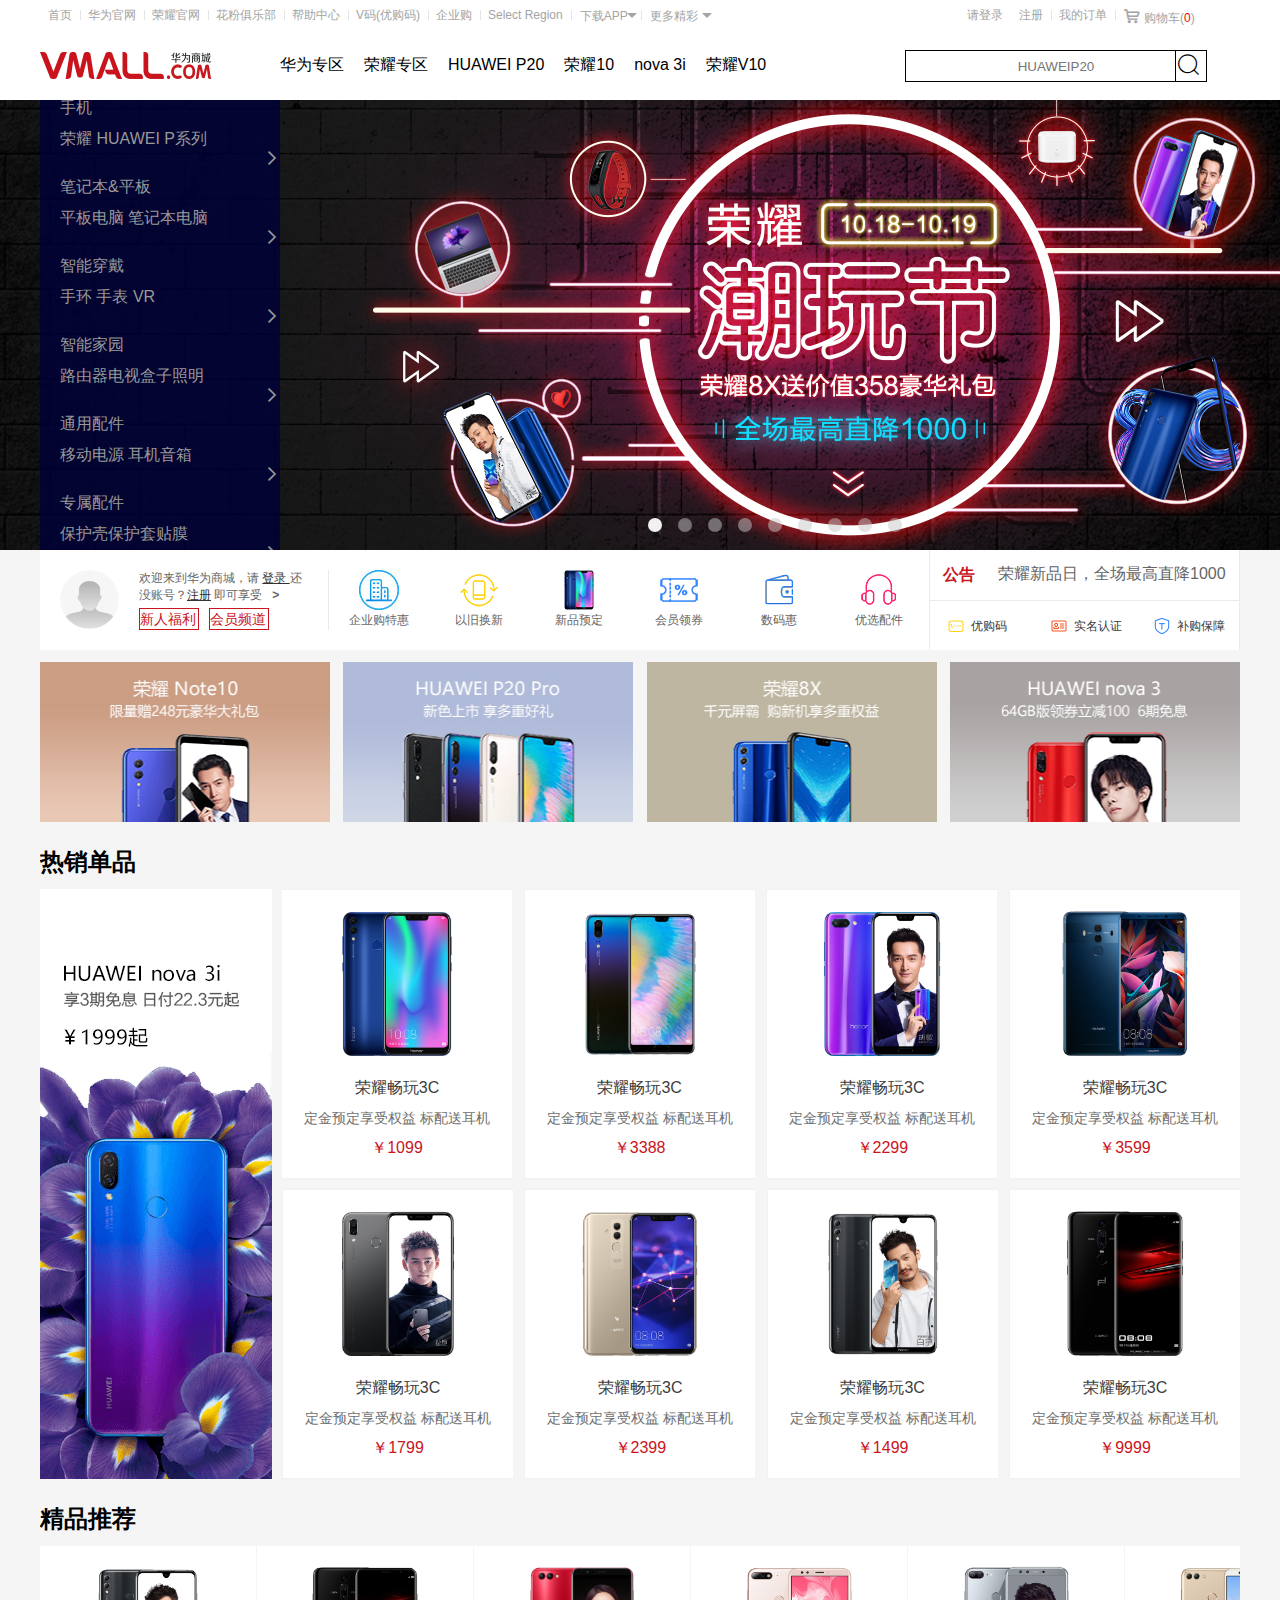
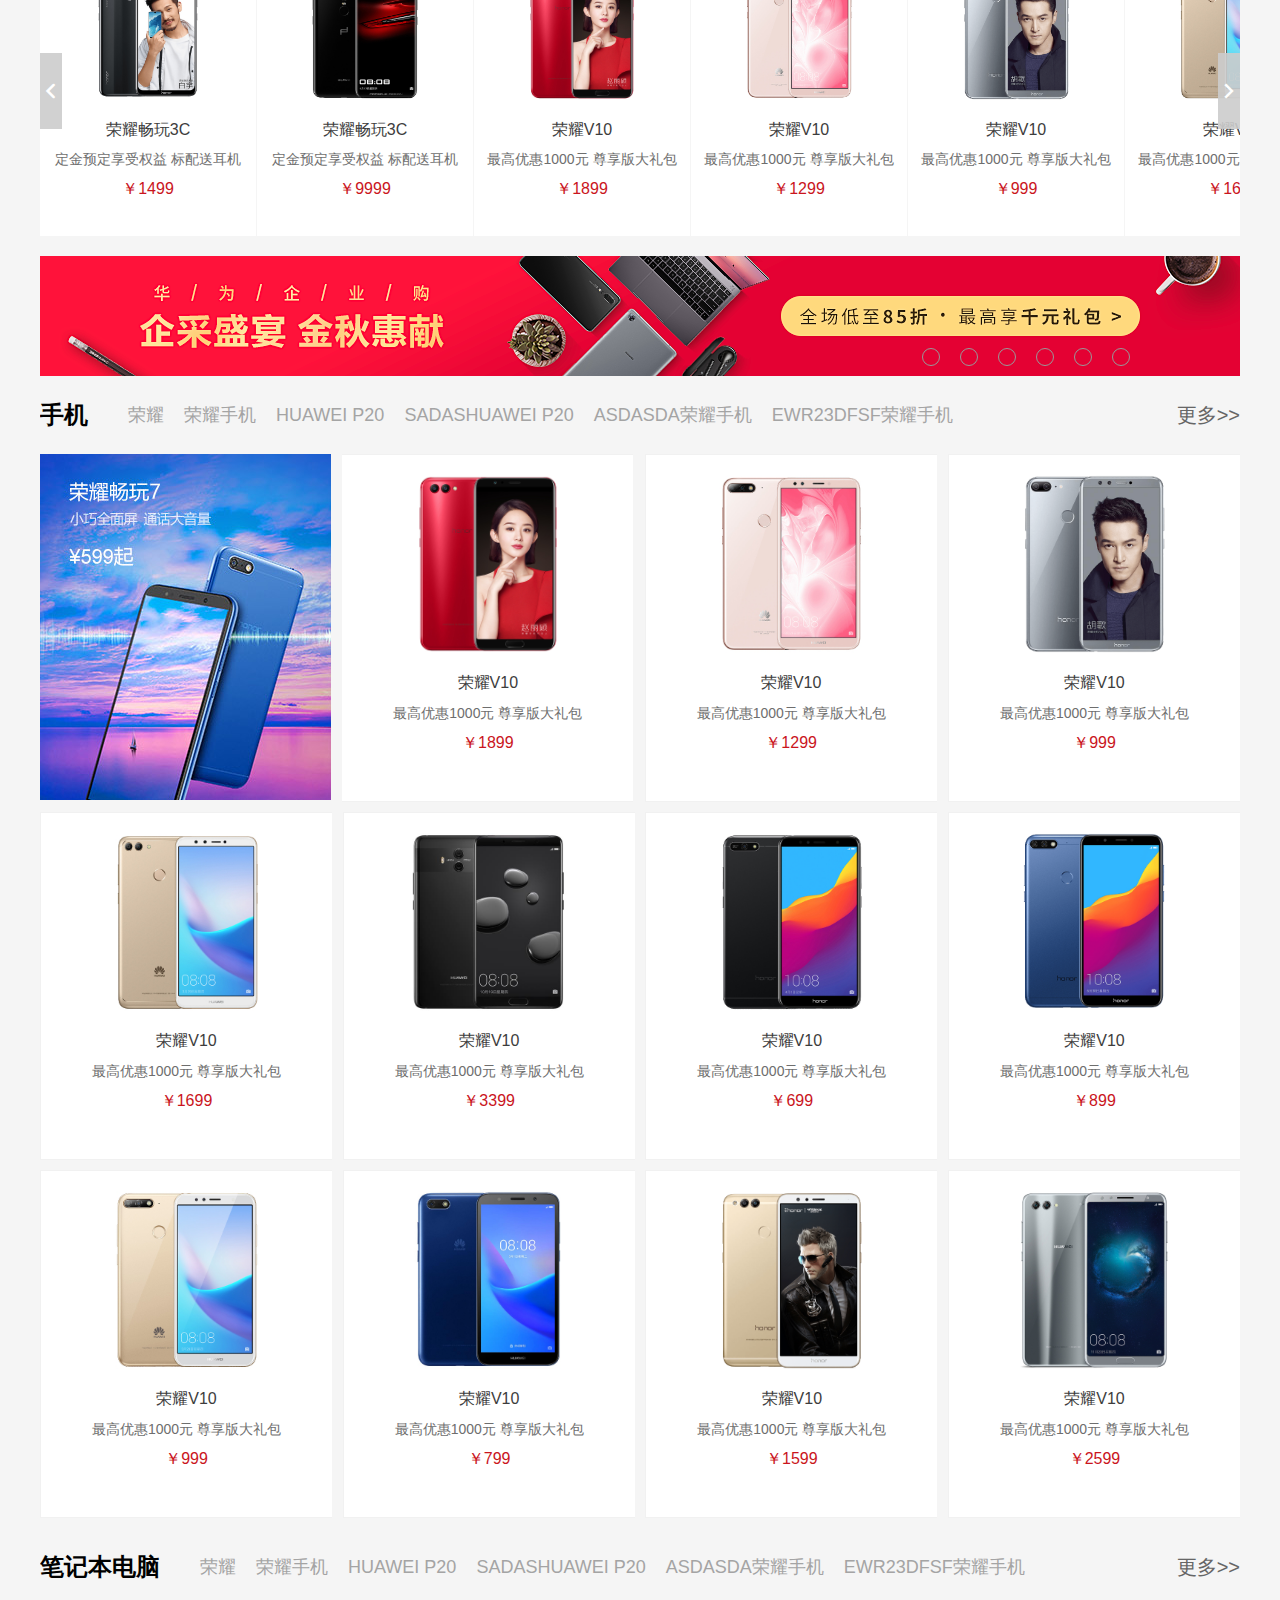
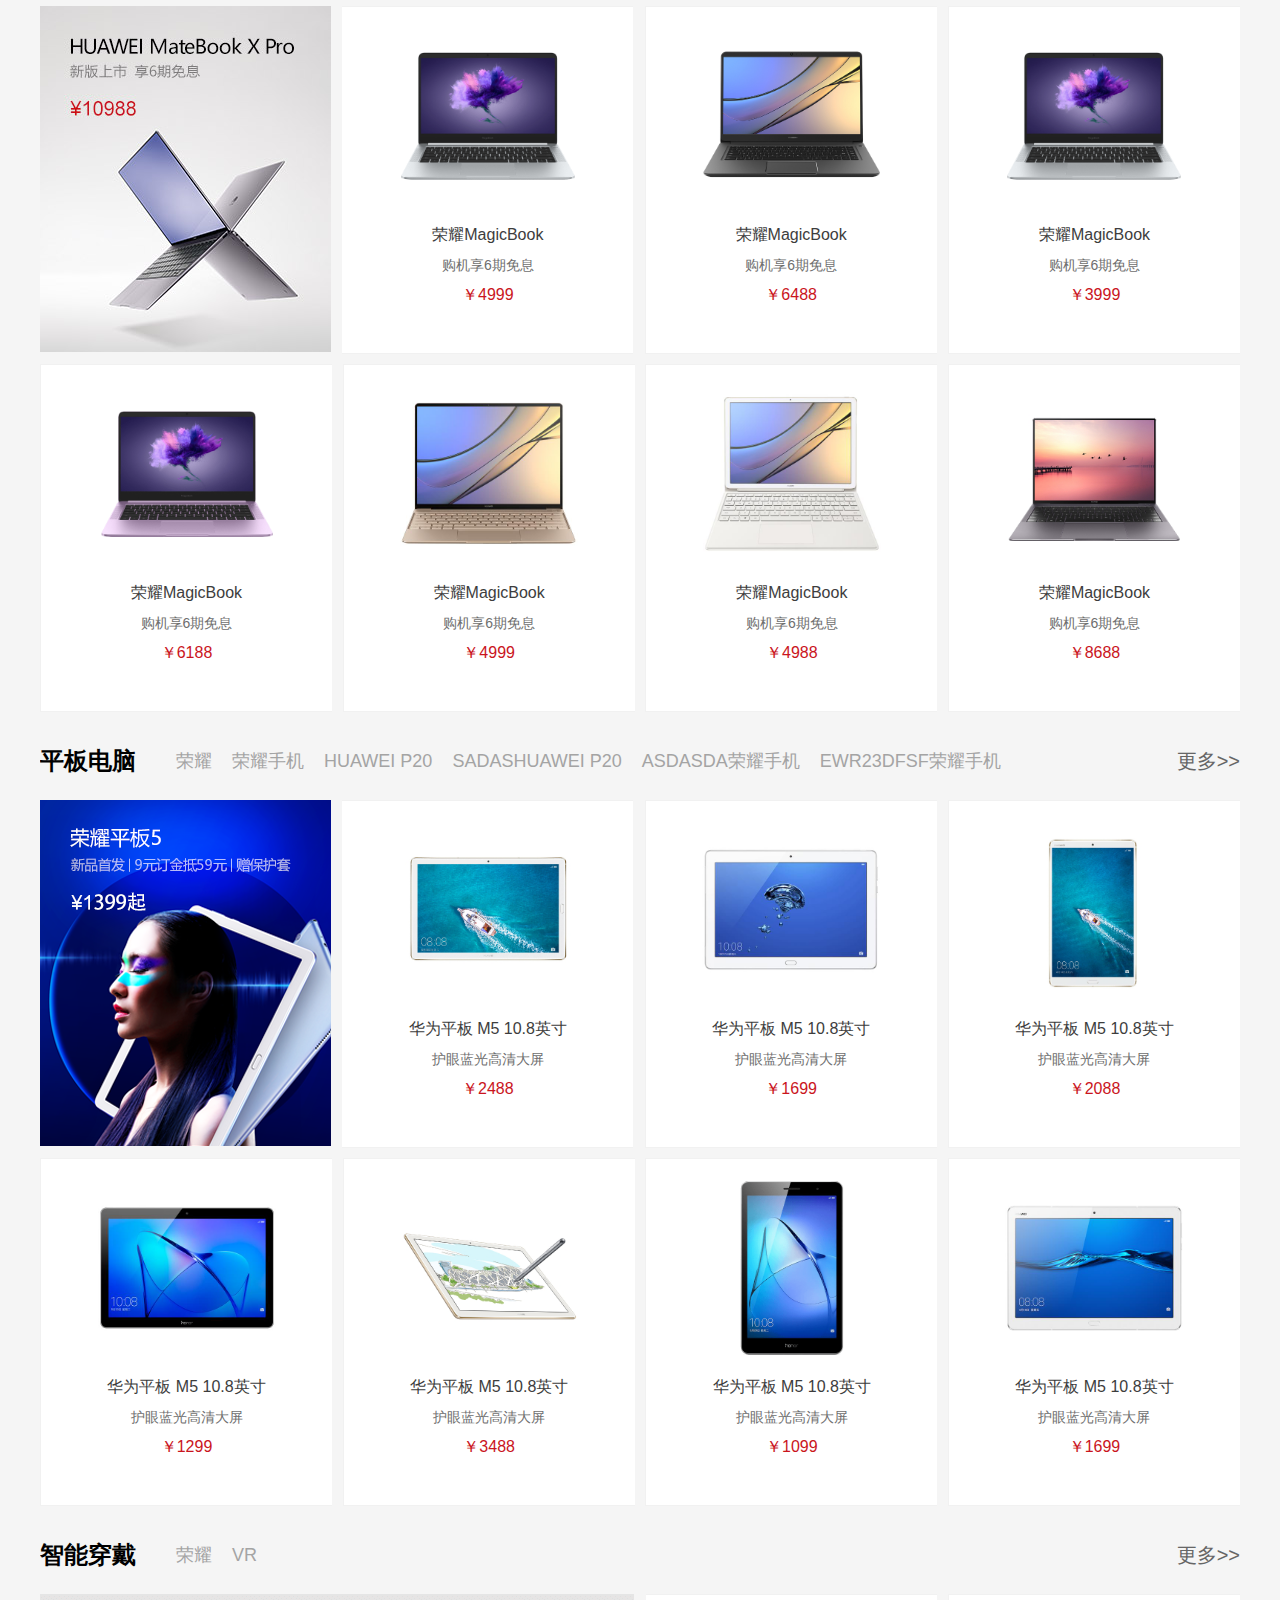
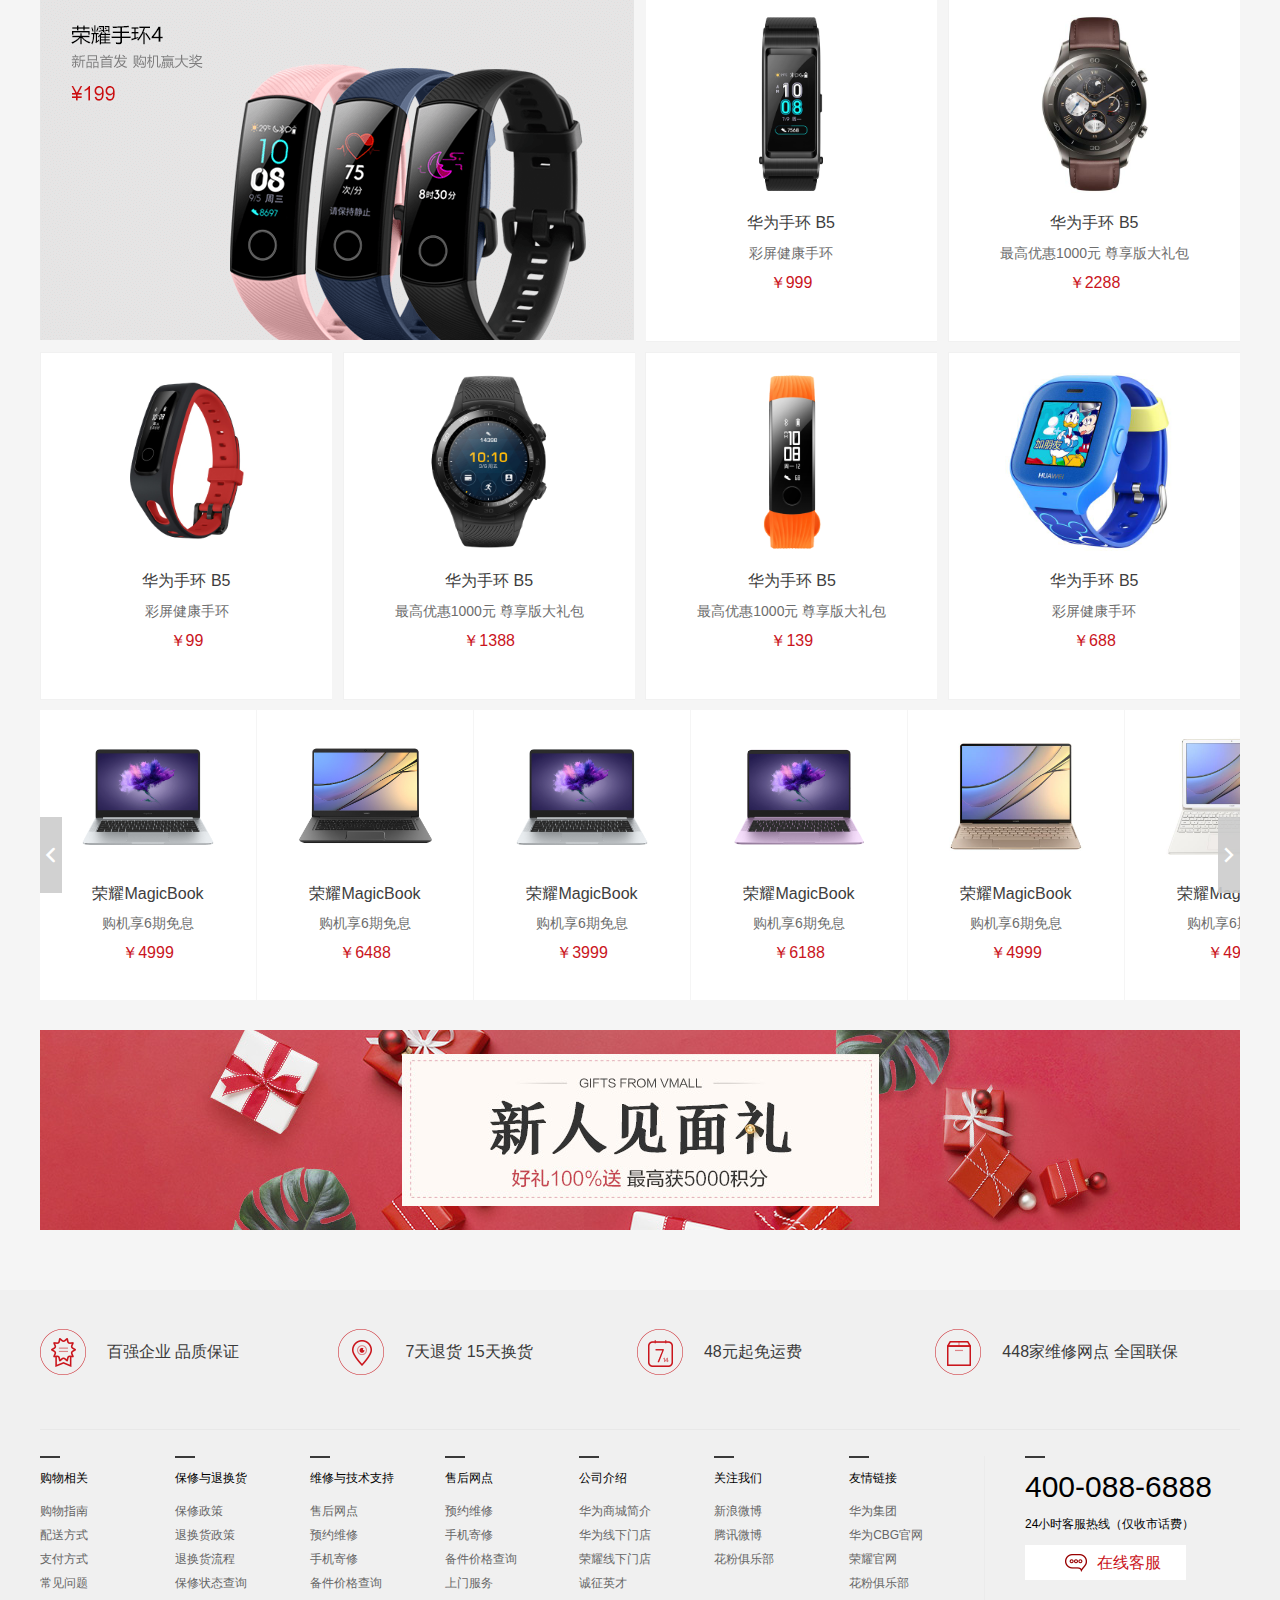
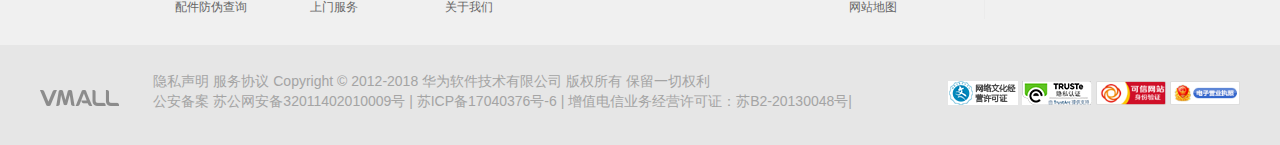
<file: pc项目/hwxm/index.html>
<!DOCTYPE html>
<html lang="en">
<head>
    <meta charset="UTF-8">
    <title>华为商城</title>
    <link rel="shortcut icon" href="https://www.vmall.com/favicon.ico">
    <link rel="stylesheet" type="text/css" href="css/banner.css">
    <link rel="stylesheet" type="text/css" href="css/iconfont/iconfont.css">
    <link rel="stylesheet" type="text/css" href="css/css.css">
    <link rel="stylesheet" type="text/css" href="css/style.css">
</head>
<body>
    <div class="head">
    </div>
    <div class="nav">
    </div>
    <!-- banner开始 -->
        <div class="cont banner">
            <div class="banner_box">
            <div id="imgbox">
            </div>
            <ul id="list">
            </ul> 
                
            <div class="cent"> 
              <div class="banner_l">
               <ul id="bdn">
                   <li>
                       <div class="banner_down">
                           <div class="b_h">
                               <p>浏览手机频道
                                   <span class="iconfont">&#xe61f;</span>
                               </p>
                           </div>
                           <div class="b_c">
                              <a href="">荣耀</a>
                              <a href="">HUAWEI P 系列</a>
                              <a href="">荣耀畅玩系列</a>
                              <a href="">HUAWEI Mate系列</a>
                               <a href="">HUAWEI nova系列</a>
                              <a href="">HUAWEI 麦芒系列</a>
                              <a href="">华为畅玩系列</a>
                              <a href="">移动4G+专区</a>
                           </div>
                           <div class="b_f banner1">
                               <!--<a href="">
                                   <img src="images/p1.jpg" alt="">
                                   <div class="b_f_name">
                                       HUAWEI METEBOOK POR
                                   </div>
                                   <p>￥3000</p>
                               </a>
                                <a href="">
                                   <img src="images/p2.jpg" alt="">
                                   <div class="b_f_name">
                                       HUAWEI METEBOOK POR
                                   </div>
                                   <p>￥3000</p>
                               </a>
                                <a href="">
                                   <img src="images/p3.jpg" alt="">
                                   <div class="b_f_name">
                                       HUAWEI METEBOOK POR
                                   </div>
                                   <p>￥3000</p>
                               </a>
                                <a href="">
                                   <img src="images/p4.png" alt="">
                                   <div class="b_f_name">
                                       HUAWEI METEBOOK POR
                                   </div>
                                   <p>￥3000</p>
                               </a>-->
                           </div>
                       </div>
                       <p><a href="">手机</a></p>
                       <p><a href="">荣耀 </a><a href="">HUAWEI P系列</a></p>
                       <span class="iconfont">&#xe61f;</span>
                   </li>

                   <li>
                        <div class="banner_down">
                           <div class="b_h">
                               <p>浏览笔记本&平板频道
                                   <span class="iconfont">&#xe61f;</span>
                               </p>
                           </div>
                           <div class="b_c">
                              <a href="">平板电脑</a>
                              <a href="">笔记本电脑</a>
                              <a href="">笔记本配件</a>
                            </div>
                        <div class="b_f banner2">

                        </div>
                        </div>
                       <p><a href="">笔记本&平板</a></p>
                       <p><a href="">平板电脑 </a><a href="">笔记本电脑</a></p>
                        <span class="iconfont">&#xe61f;</span>
                    </li>
                    <li>
                        <div class="banner_down">
                            <div class="b_h">
                                <p>浏览智能穿戴频道
                                    <span class="iconfont">&#xe61f;</span>
                                </p>
                            </div>
                            <div class="b_c">
                                <a href="">手环</a>
                                <a href="">手表</a>
                                <a href="">VR</a>
                            </div>
                            <div class="b_f banner3">

                            </div>
                        </div>
                        <p><a href="">智能穿戴</a></p>
                        <p><a href="">手环 手表 </a><a href="">VR</a></p>
                        <span class="iconfont">&#xe61f;</span>
                    </li>
                    <li>
                        <div class="banner_down">
                            <div class="b_h">
                                <p>浏览智能家居频道
                                    <span class="iconfont">&#xe61f;</span>
                                </p>
                            </div>
                            <div class="b_c">
                                <a href="">路由器</a>
                                <a href="">电视盒子</a>
                                <a href="">照明</a>
                                <a href="">字母/分布式路由</a>
                                <a href="">电力猫/wifi放大器</a>
                                <a href="">随行wifi</a>
                                <a href="">节能</a>
                                <a href="">环境</a>
                                <a href="">安防</a>
                                <a href="">健康</a>
                                <a href="">厨电</a>
                                <a href="">影音</a>
                                <a href="">卫浴</a>
                                <a href="">其他</a>
                            </div>
                            <div class="b_f banner4">

                            </div>
                        </div>
                        <p><a href="">智能家园</a></p>
                        <p><a href="">路由器</a><a href="">电视盒子</a><a href="">照明</a></p>
                        <span class="iconfont">&#xe61f;</span>
                    </li>
                    <li>
                        <div class="banner_down">
                            <div class="b_h">
                                <p>浏览通用配件频道
                                    <span class="iconfont">&#xe61f;</span>
                                </p>
                            </div>
                            <div class="b_c">
                                <a href="">移动电源</a>
                                <a href="">耳机</a>
                                <a href="">音箱</a>
                                <a href="">自拍杆/支架</a>
                                <a href="">充电器/线材</a>
                                <a href="">U盘/储存卡</a>
                                <a href="">摄像头/镜头</a>
                                <a href="">智能硬件</a>
                                <a href="">生活周边</a>
                            </div>
                            <div class="b_f banner5">

                            </div>
                        </div>
                        <p><a href="">通用配件</a></p>
                        <p><a href="">移动电源 </a><a href="">耳机</a><a href="">音箱</a></p>
                        <span class="iconfont">&#xe61f;</span>
                    </li>
                    <li>
                        <div class="banner_down">
                            <div class="b_h">
                                <p>浏览专属配件频道
                                    <span class="iconfont">&#xe61f;</span>
                                </p>
                            </div>
                            <div class="b_c">
                                <a href="">保护壳</a>
                                <a href="">保护套</a>
                                <a href="">贴膜</a>
                                <a href="">盒子专属配件</a>
                                <a href="">表带</a>
                                <a href="">触控笔</a>
                            </div>
                            <div class="b_f banner6">

                            </div>
                        </div>
                        <p><a href="">专属配件</a></p>
                        <p><a href="">保护壳</a><a href="">保护套</a><a href="">贴膜</a></p>
                        <span class="iconfont">&#xe61f;</span>
                    </li>
                </ul>
                </div>
            </div>
            </div>
        </div>
    <!-- banner结束 -->
    <!--主题开始-->
    <div class="home">
        <div class="layout">
            <!--主题头部-->
            <div class="home_head">  
                <div class="home_head_l">
                    <img src="images/home_logo.png" alt="">
                   <div class="login">
                      欢迎来到华为商城，请  <a href="login/log.html">登录 </a>
                      还没账号？<a href="login/login.html">注册</a> 即可享受 &nbsp;&nbsp;<b>&gt;</b>
                 </div> 
                <a href="">新人福利</a><a href="">会员频道</a>
                </div> 
                <div class="home_head_c">
                    <ul>
                        <li>
                            <a href="">
                                <div> <img src="images/icon.png" alt=""></div>
                                企业购特惠
                            </a>
                        </li>
                        <li>
                            <a href="">
                                <div> <img src="images/icon.png" alt=""></div>
                                以旧换新
                            </a>
                        </li>
                        <li>
                            <a href="">
                                 <div> <img src="images/icon.png" alt=""></div>
                                新品预定
                            </a>
                        </li>
                        <li>
                            <a href="">
                                 <div> <img src="images/icon.png" alt=""></div>
                                会员领券
                            </a>
                        </li>
                        <li>
                            <a href="">
                                  <div> <img src="images/icon.png" alt=""></div>
                                数码惠
                            </a>
                        </li>
                        <li>
                            <a href="">
                                 <div> <img src="images/icon.png" alt=""></div>
                                优选配件
                            </a>
                        </li>
                    </ul>
                </div>
                <div class="home_head_r">
                        <div class="home_head_r_t">
                            <span><a href=""><b>公告</b></a></span>
                            <ul id="notice">
                                <li><a href="">荣耀新品日，全场最高直降1000</a></li>
                                <li><a href="">荣耀新品日，全场最高直降2000</a></li>
                                <li><a href="">荣耀新品日，全场最高直降3000</a></li>
                                <li><a href="">荣耀新品日，全场最高直降4000全场最高直降4000</a></li>
                                <li><a href="">荣耀新品日，全场最高直降5000</a></li>
                                <li><a href="">荣耀新品日，全场最高直降6000</a></li>
                            </ul>
                        </div>
                        <div class="home_head_r_f">
                            <a href=""><span> <img src="images/icon.png" alt=""></span>优购码</a>
                            <a href=""><span> <img src="images/icon.png" alt=""></span>实名认证</a>
                            <a href=""><span> <img src="images/icon.png" alt=""></span>补购保障</a>
                        </div>
                </div>               
        </div>
        <div class="home_img">
            <a href=""><img src="images/home_img_1.png" alt=""></a>
            <a href=""><img src="images/home_img_2.png" alt=""></a>
            <a href=""><img src="images/home_img_3.png" alt=""></a>
            <a href=""><img src="images/home_img_4.png" alt=""></a>
        </div>
        <h2 class="tit">热销单品</h2>
        <div class="rexiao">
            <div class="rexiao_l">
                <a href=""><img src="images/rxdp/rxdp_0.png" alt=""></a>
            </div>
            <div class="shop shop_re">
                <!--<a href="">
                    <img src="images/rxdp/rxdp_1.png" alt="">
                    <div class="rexiao_r_name">
                        HUAWEI METEBOOK POR
                    </div>
                    <p>定金预定享受权益 标配送耳机</p>
                    <p>￥3000</p>
                </a>-->
            </div>
        </div>
            <h2 class="tit">精品推荐</h2>
            <!--小轮播图    待改进-->
        <div class="box">
            <div class="btn_l" ><i class="iconfont"><b>&#xe645;</b></i></div>
            <div class="btn_r" ><i class="iconfont"><b>&#xe61f;</b></i></div>
         <div class="lunbo">
         </div>
       </div>
            <!--小轮播图结束-->
            <!--图片切换开始-->
        <div class="sbanner">
            <img src="images/sj/c1.png" class="position" alt="">
            <img src="images/sj/c2.png"  alt="">
            <img src="images/sj/c3.png" alt="">
            <img src="images/sj/c4.png" alt="">
            <img src="images/sj/c5.png" alt="">
            <img src="images/sj/c6.png" alt="">
            <ul>
                <li></li>
                <li></li>
                <li></li>
                <li></li>
                <li></li>
                <li></li>
            </ul>
        </div>
            <!--图片切换结束-->
            <!--手机部分开始 -->
           <div class="title">
               <h2>手机</h2>
               <ul class="titlelist">
                   <li><a href="">荣耀</a></li>
                   <li><a href="">荣耀手机</a></li>
                   <li><a href="">HUAWEI P20</a></li>
                   <li><a href="">SADASHUAWEI P20</a></li>
                   <li><a href="">ASDASDA荣耀手机</a></li>
                   <li><a href="">EWR23DFSF荣耀手机</a></li>
               </ul>
               <a href="">更多&gt;&gt;</a>
           </div>
            <div class="phone shop">
                <img src="images/sj/t1.jpg" alt="">
            </div>
            <!--手机部分结束-->
            <!--笔记本电脑部分开始-->
            <div class="title">
                <h2>笔记本电脑</h2>
                <ul class="titlelist">
                    <li><a href="">荣耀</a></li>
                    <li><a href="">荣耀手机</a></li>
                    <li><a href="">HUAWEI P20</a></li>
                    <li><a href="">SADASHUAWEI P20</a></li>
                    <li><a href="">ASDASDA荣耀手机</a></li>
                    <li><a href="">EWR23DFSF荣耀手机</a></li>
                </ul>
                <a href="">更多&gt;&gt;</a>
            </div>
            <div class="phone shop book">
                <img src="images/sj/t2.jpg" alt="">
            </div>
            <!--笔记本电脑部分结束-->
            <!--平板电脑部分开始-->
            <div class="title">
                <h2>平板电脑</h2>
                <ul class="titlelist">
                    <li><a href="">荣耀</a></li>
                    <li><a href="">荣耀手机</a></li>
                    <li><a href="">HUAWEI P20</a></li>
                    <li><a href="">SADASHUAWEI P20</a></li>
                    <li><a href="">ASDASDA荣耀手机</a></li>
                    <li><a href="">EWR23DFSF荣耀手机</a></li>
                </ul>
                <a href="">更多&gt;&gt;</a>
            </div>
            <div class="phone shop ping">
                <img src="images/sj/t3.png" alt="">
            </div>
            <!--平板电脑部分结束-->
            <!--智能穿戴部分开始-->
            <div class="title">
                <h2>智能穿戴</h2>
                <ul class="titlelist">
                    <li><a href="">荣耀</a></li>
                    <li><a href="">VR</a></li>

                </ul>
                <a href="">更多&gt;&gt;</a>
            </div>
            <div class="phone shop zhi">
                <img src="images/sj/t4.png" alt="">
            </div>
            <!--智能穿戴部分结束-->
            <!--小轮播图-->
            <div class="box">
                <div class="btn_l" ><i class="iconfont"><b>&#xe645;</b></i></div>
                <div class="btn_r"><i class="iconfont"><b>&#xe61f;</b></i></div>
                <div class="lunbo lunbo2">
                </div>
            </div>
            <!--底部新人大礼-->
            <div class="new_img">
                <img src="images/new.jpg" alt="">
            </div>
            <!--中间部分结束-->
    </div>
    </div>
    <div class="footer">

    </div>
    <div class="footer_foot">

    </div>
    <script src="jq/jquery.js"></script>
    <script src="js/jquery.banner.1.0.js" type="text/javascript" charset="utf-8"></script>
    <script src="js/main.js" type="text/javascript" charset="utf-8"></script>
    <script src="js/load.js"></script>
<script>
</script>
</body>
</html>
</file>
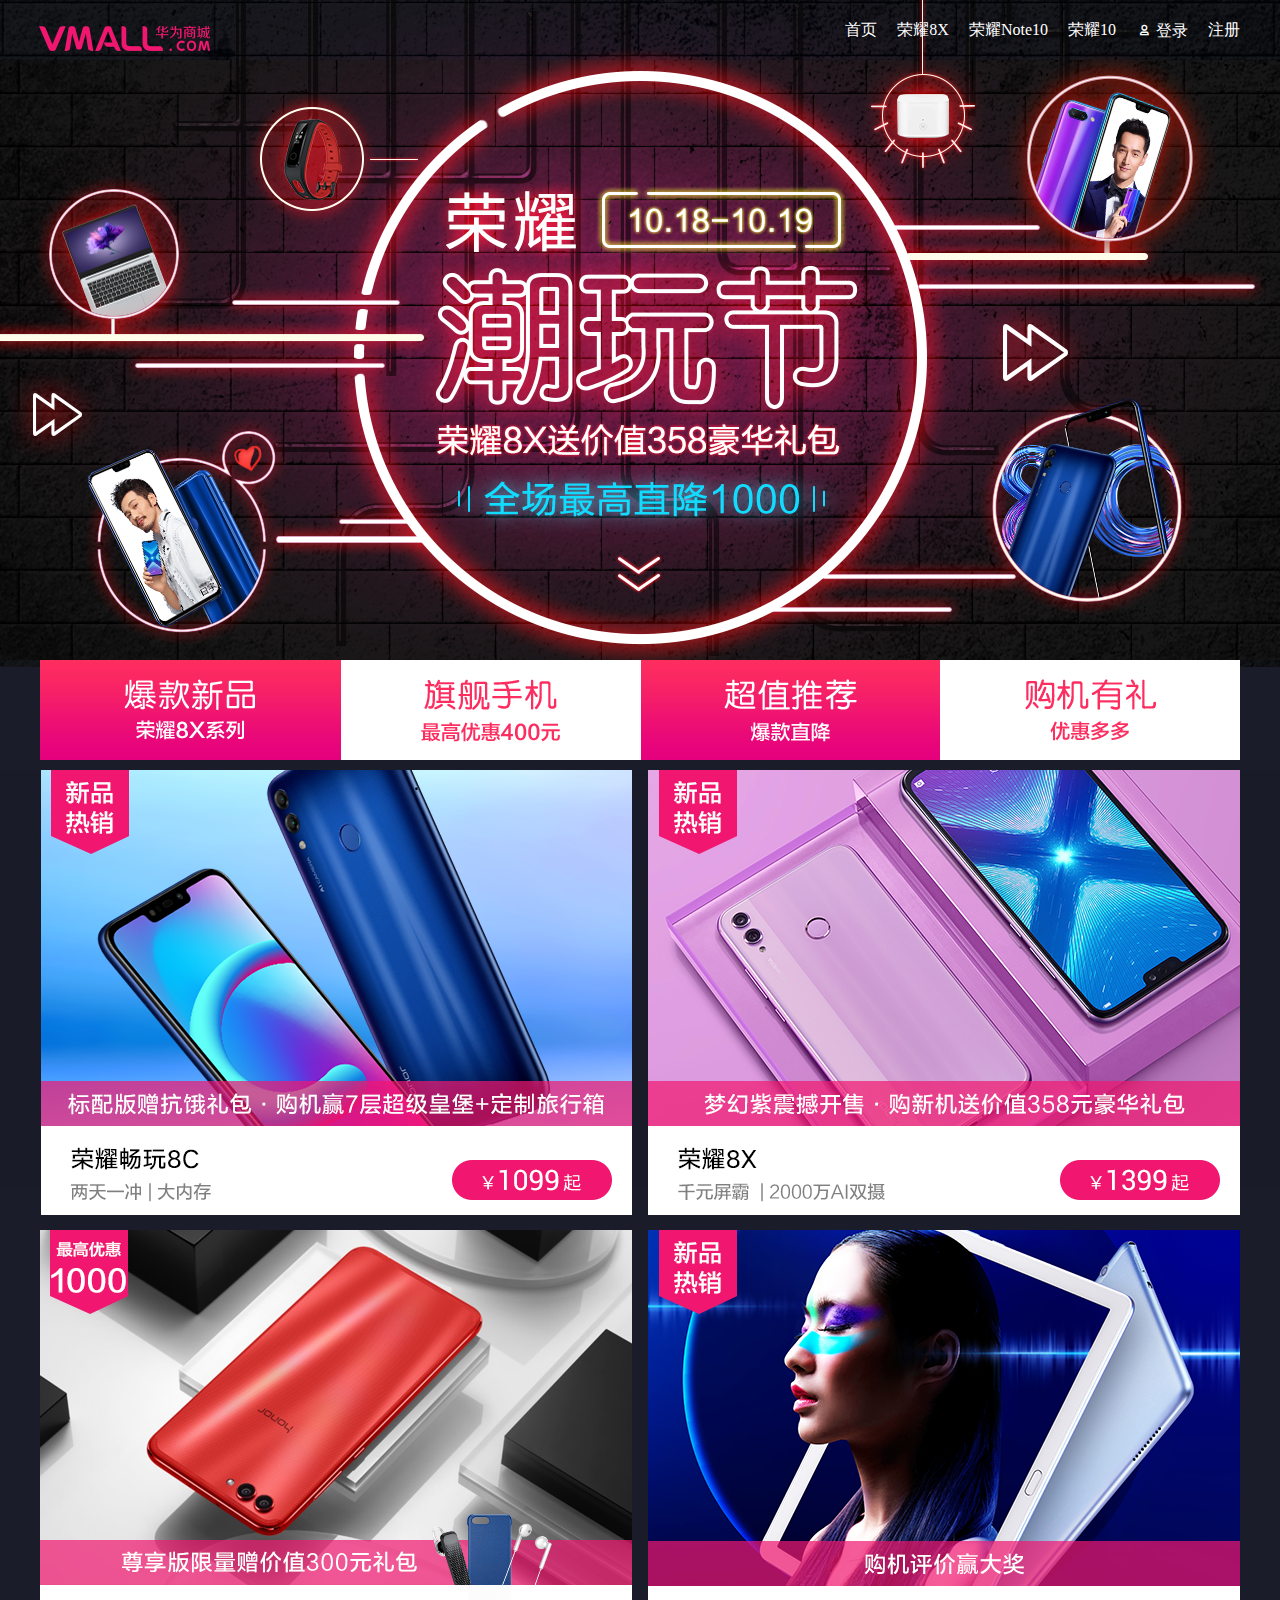
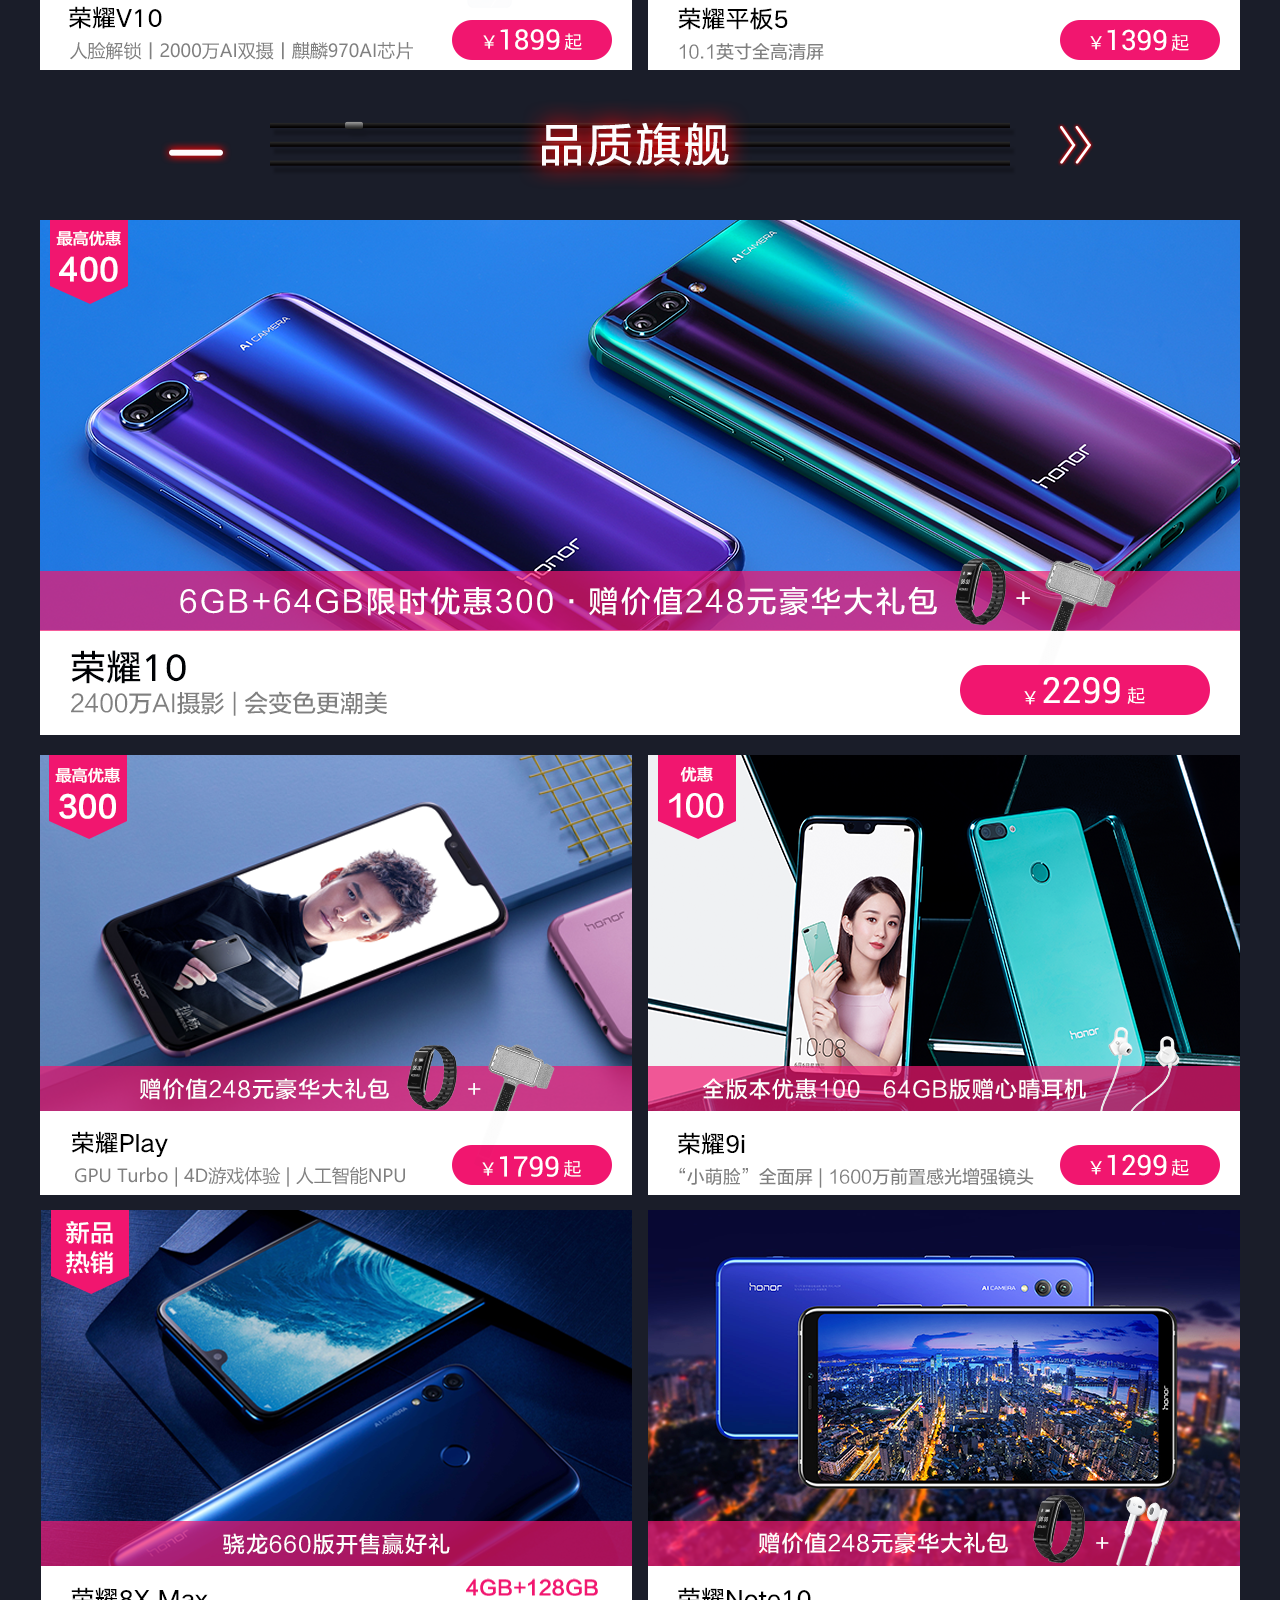
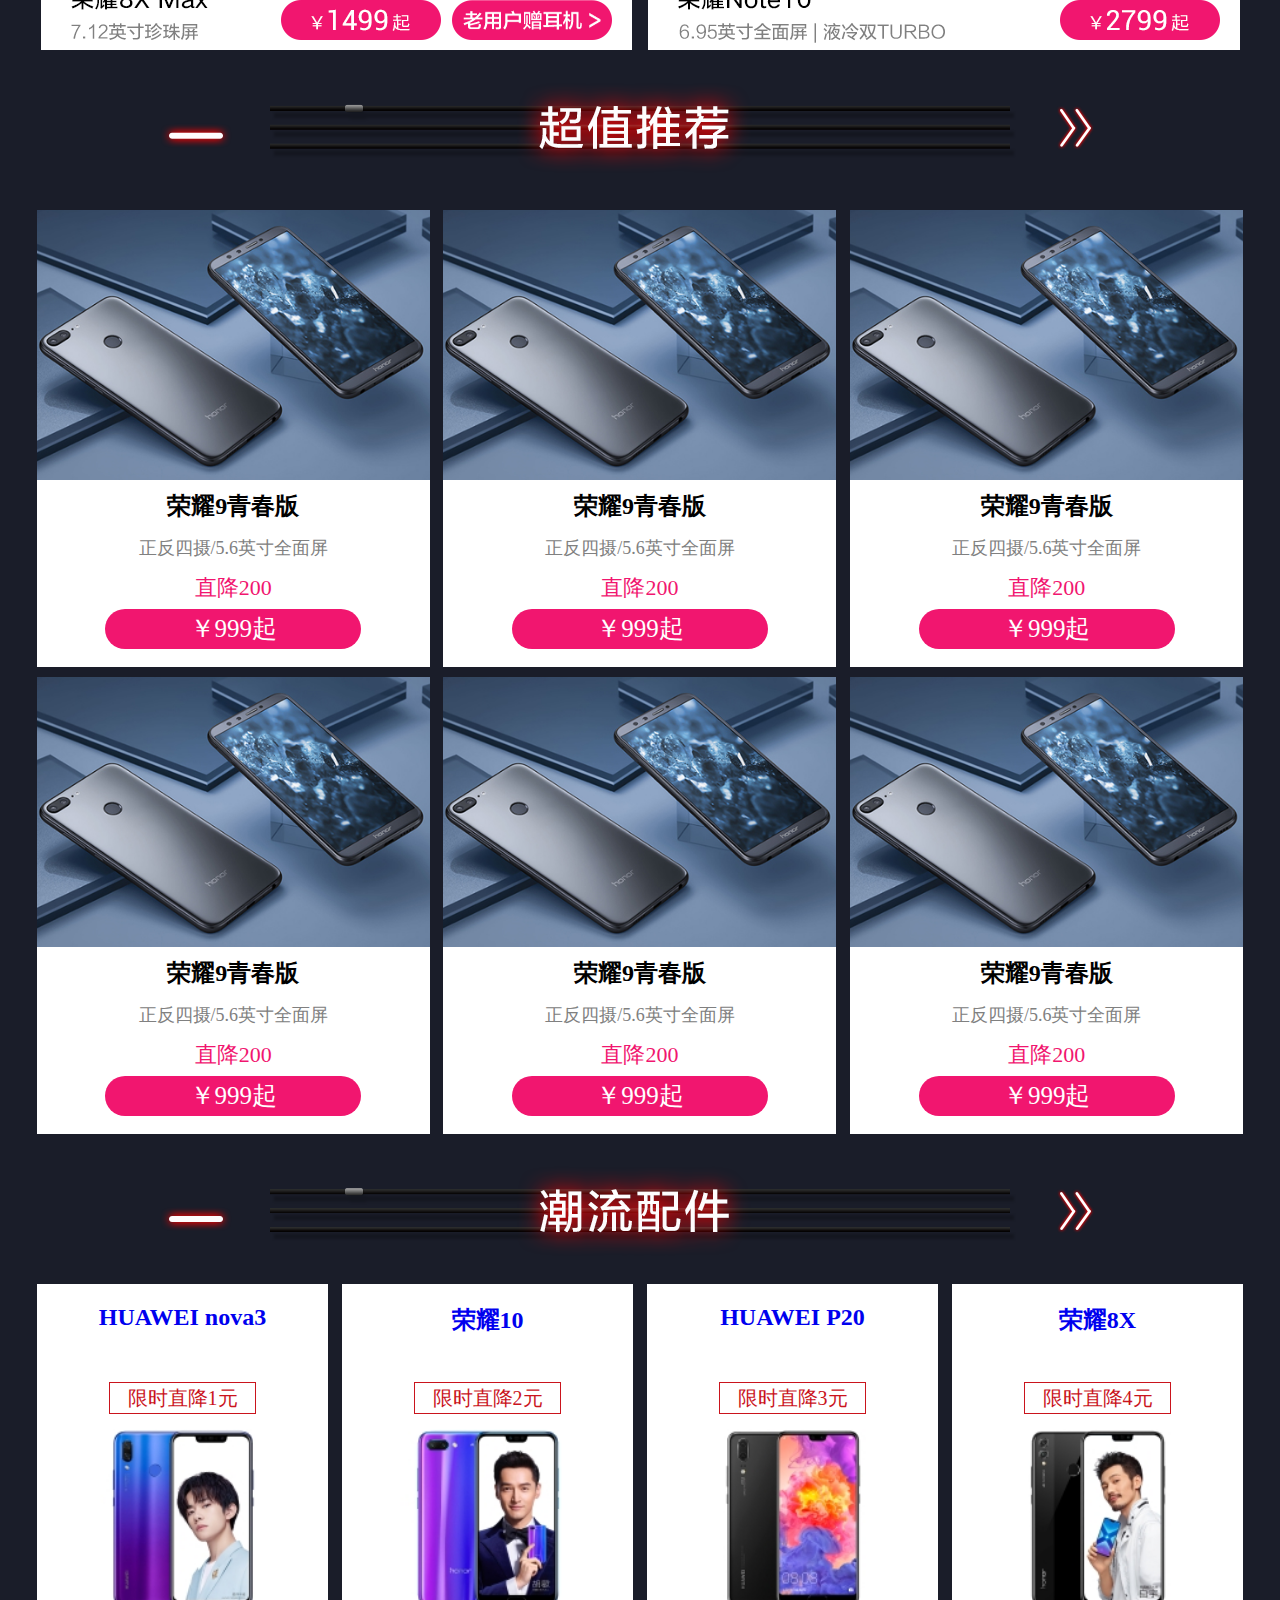
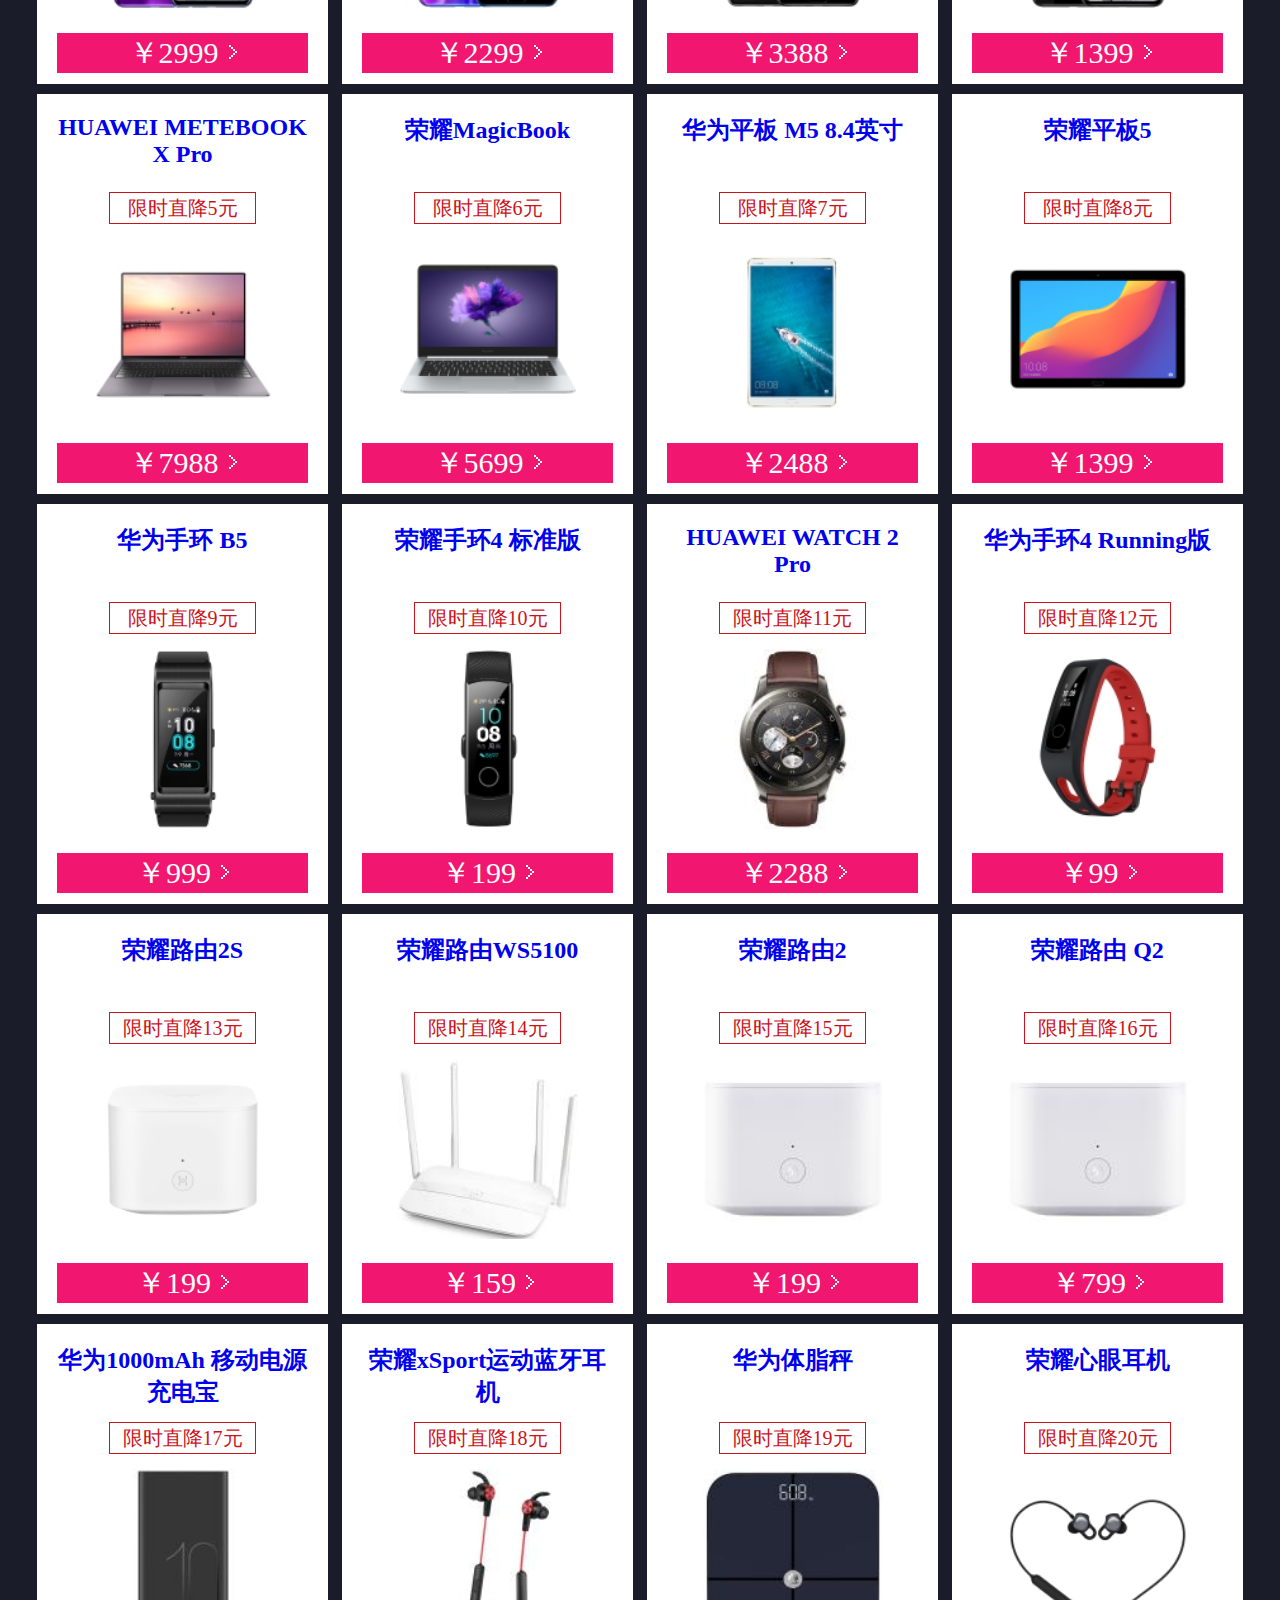
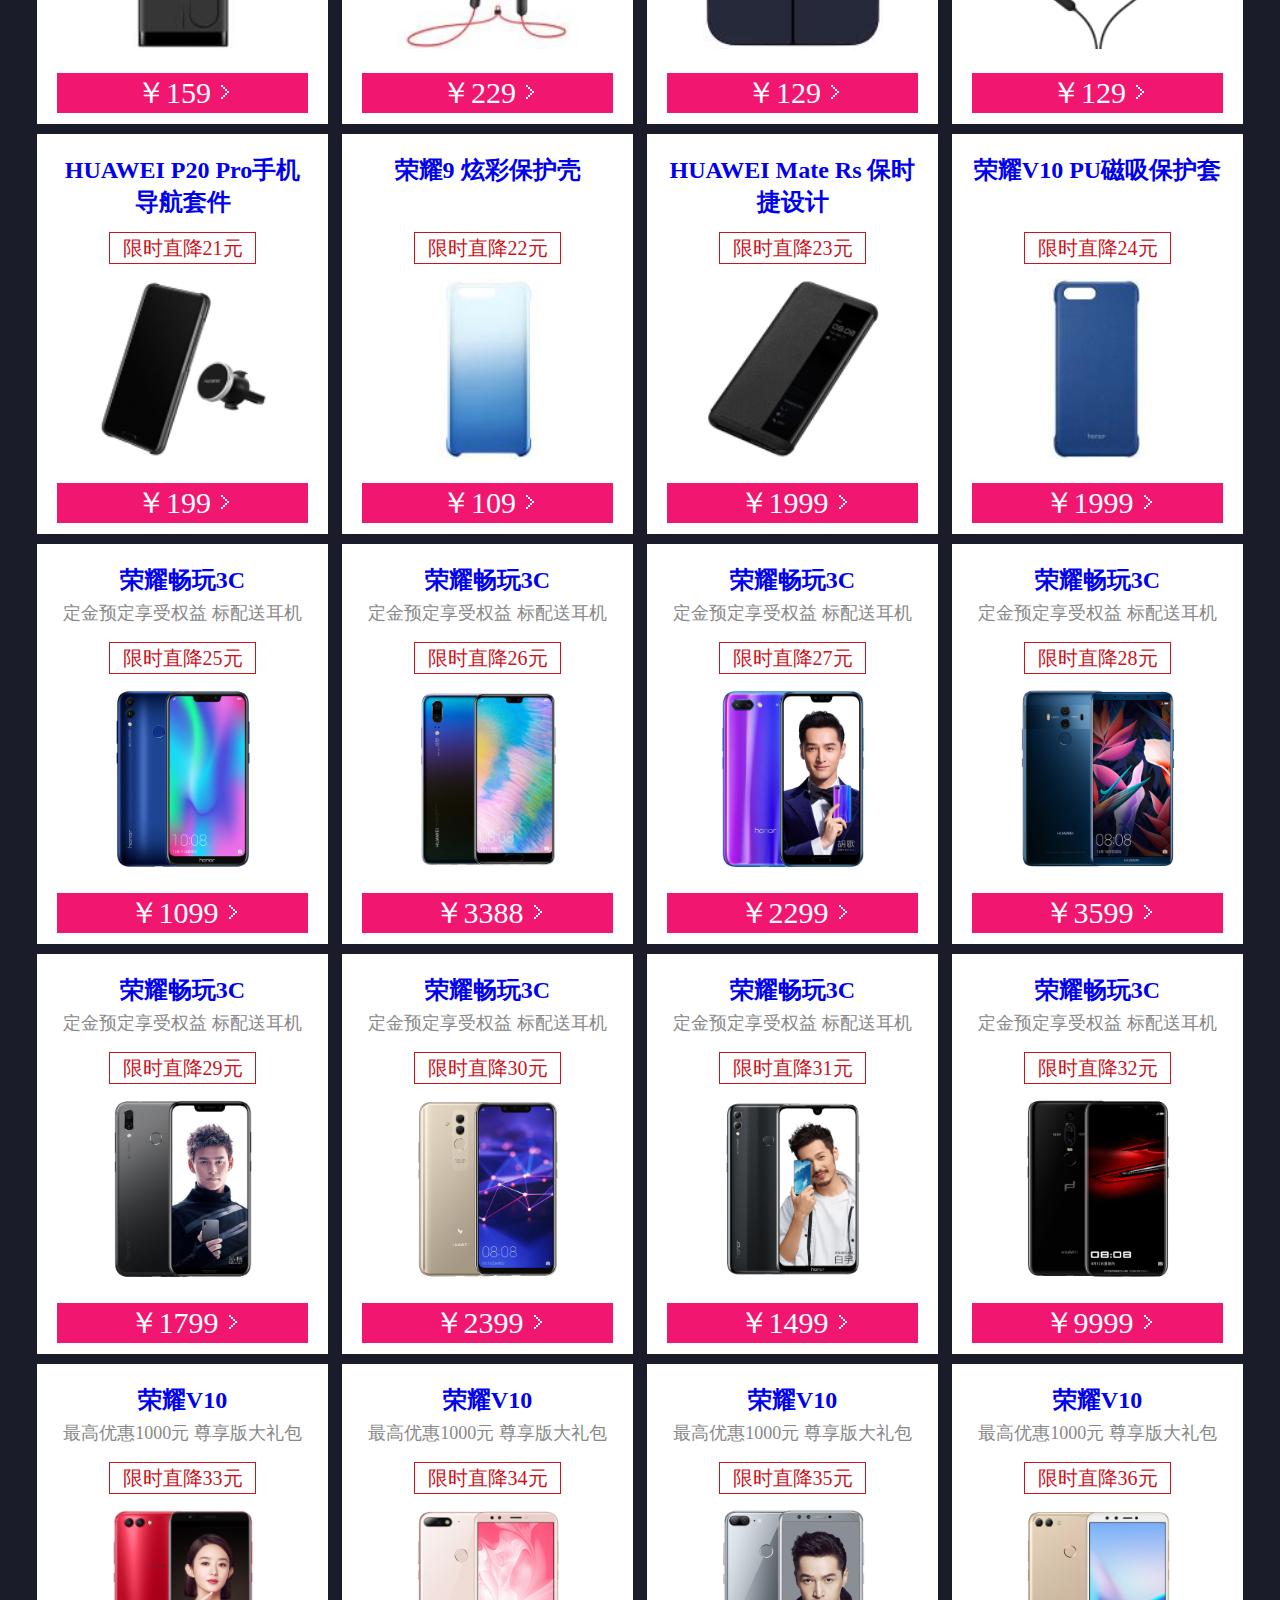
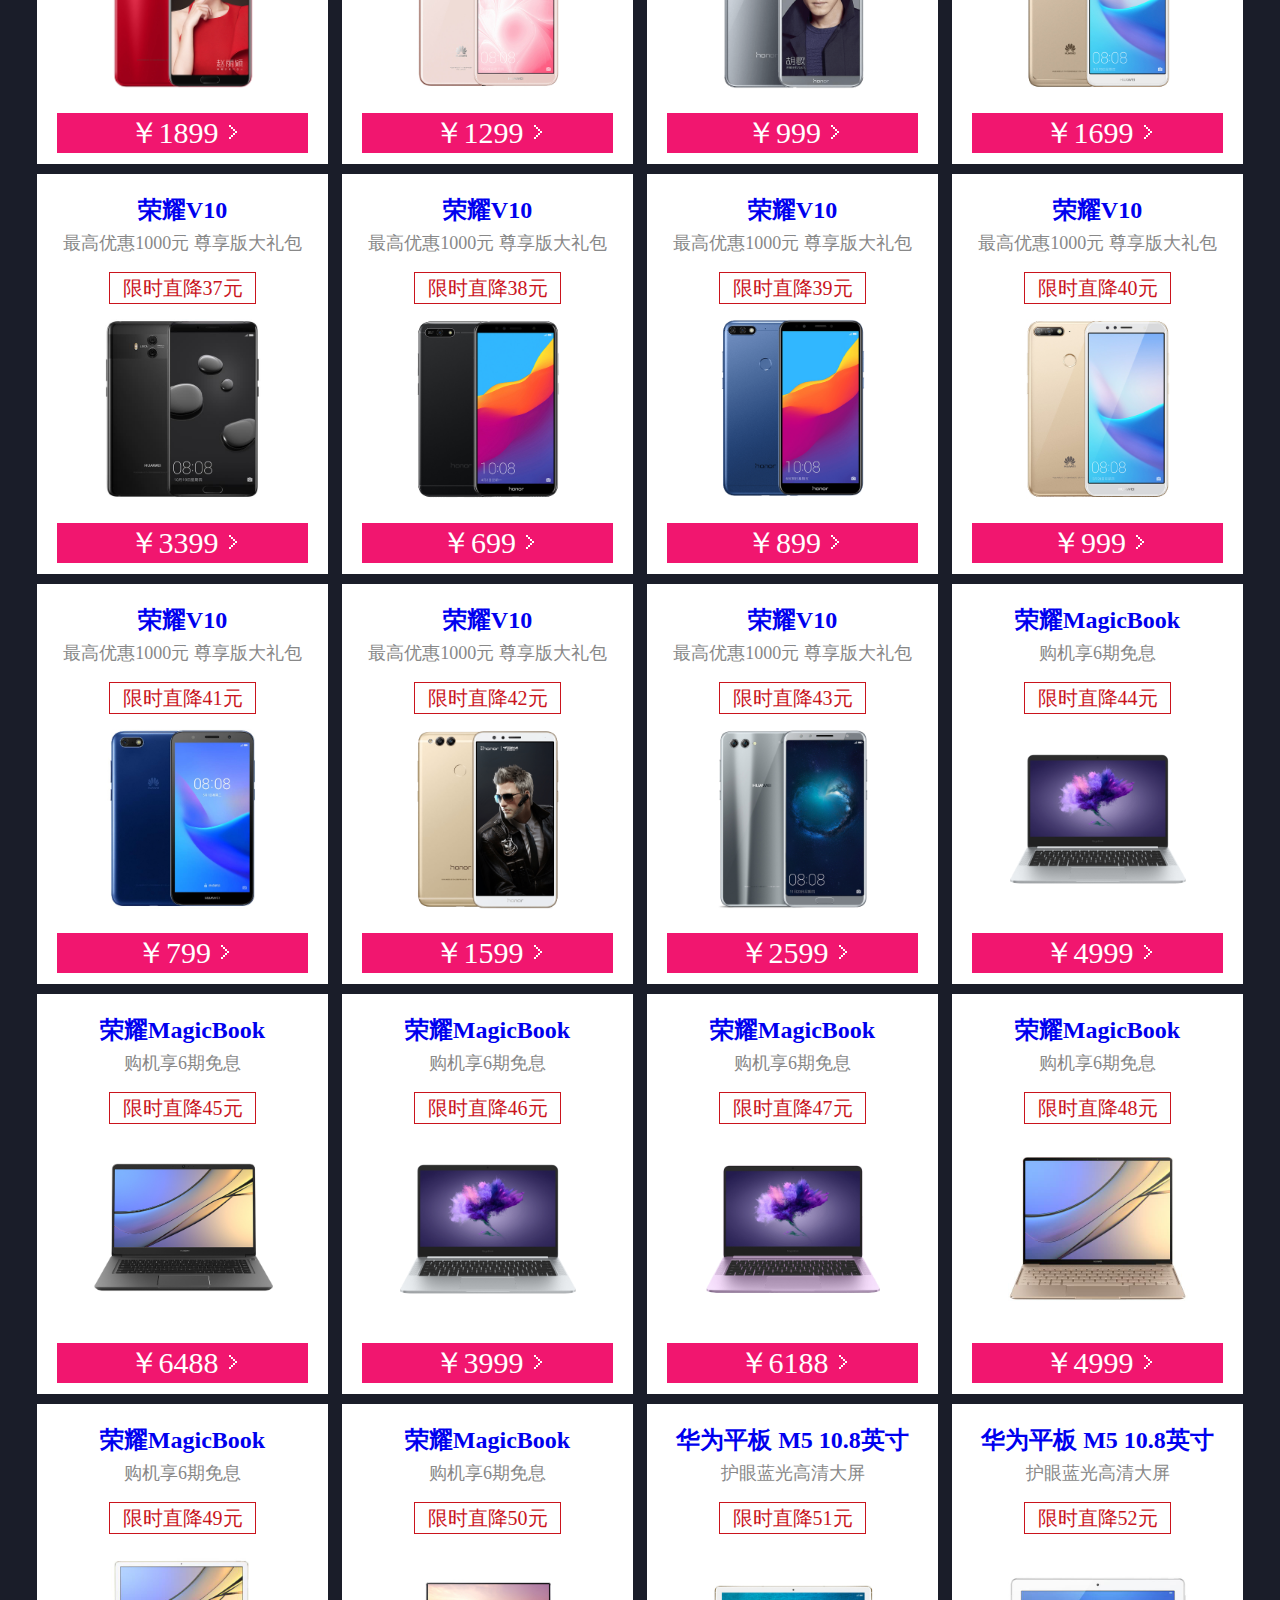
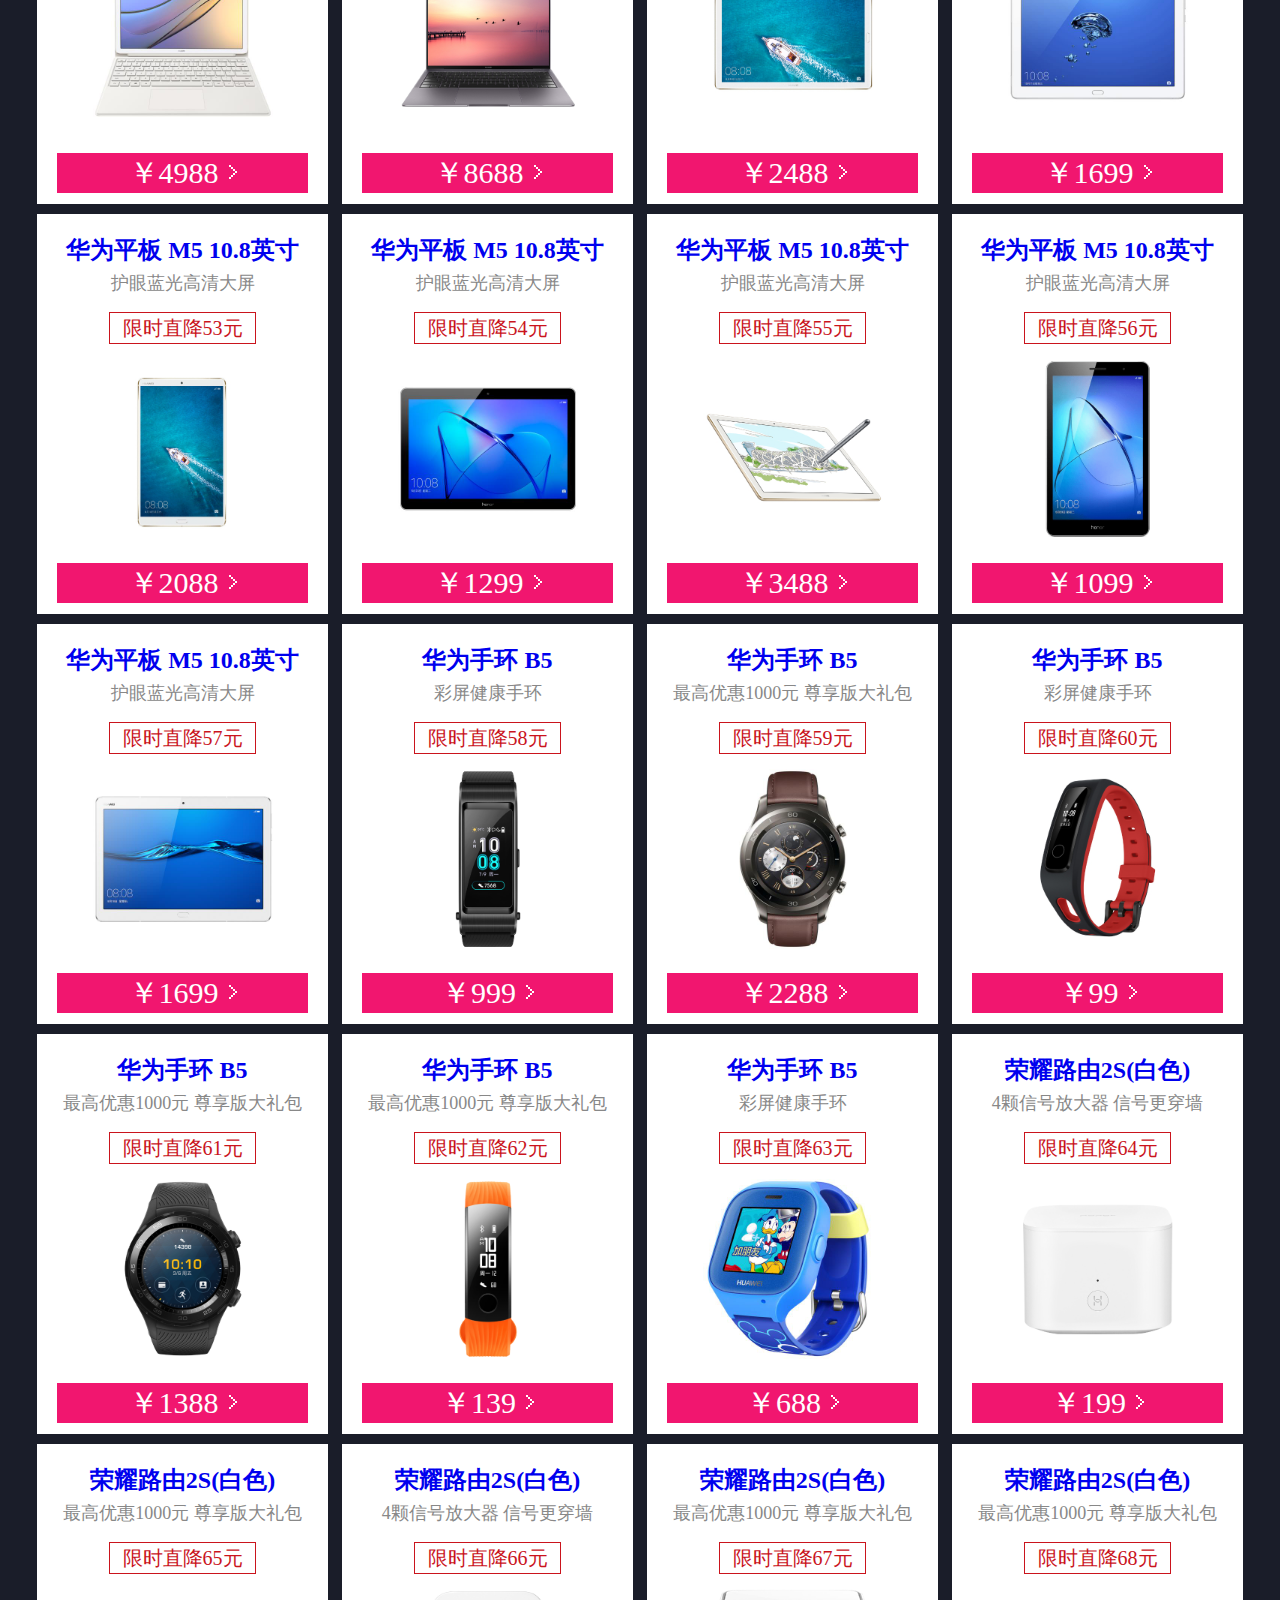
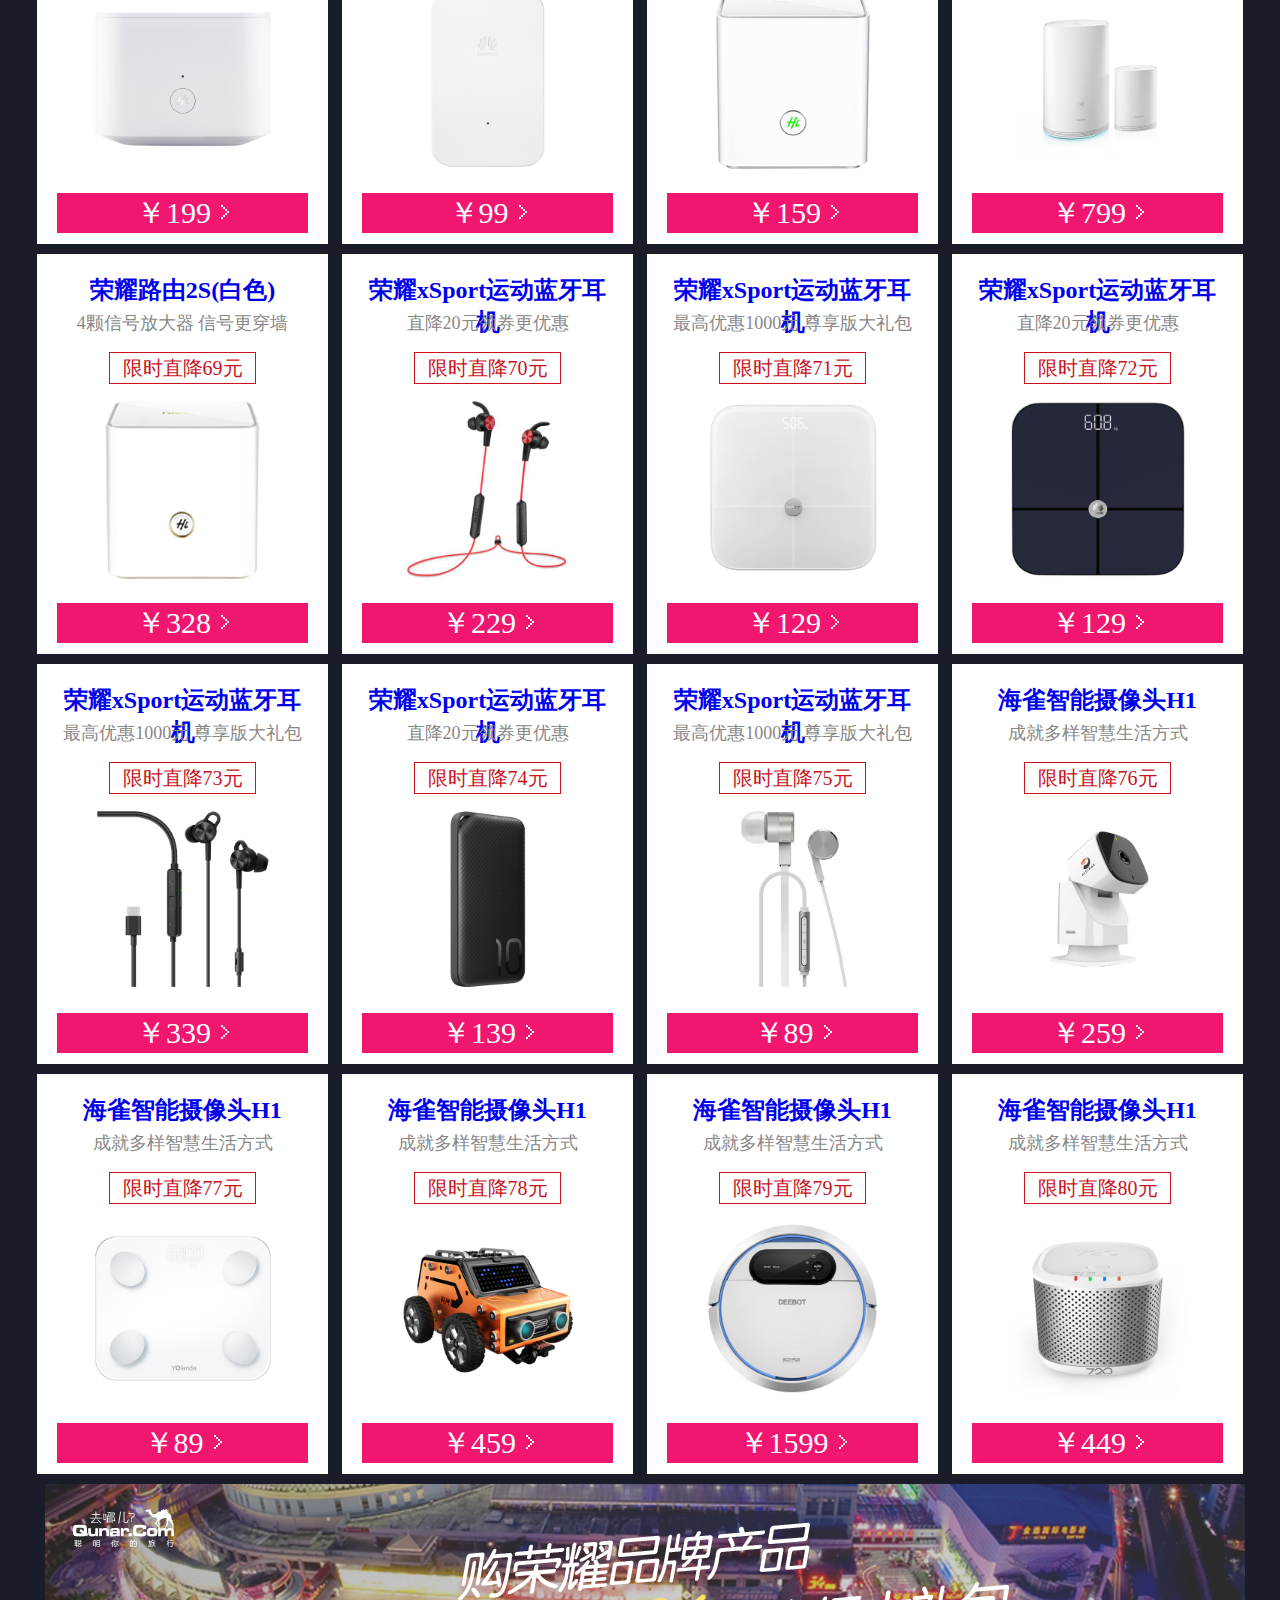
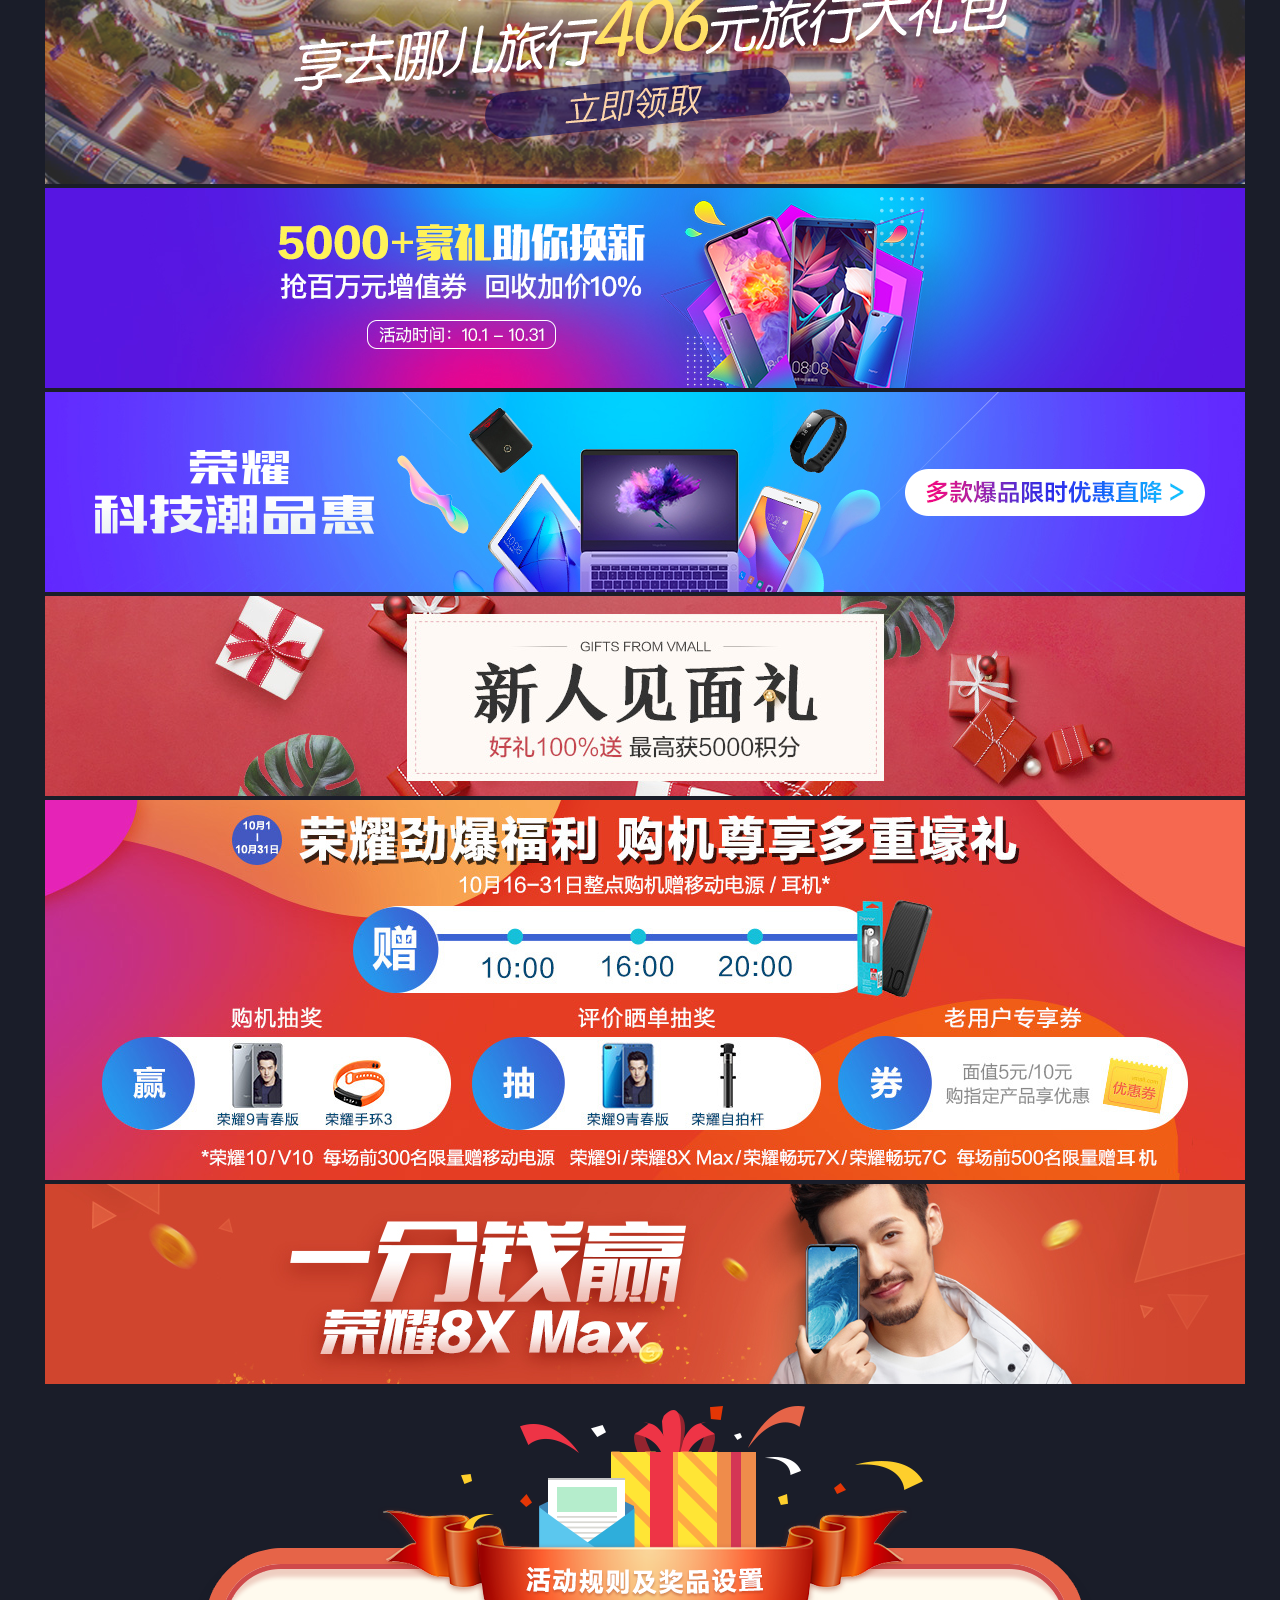
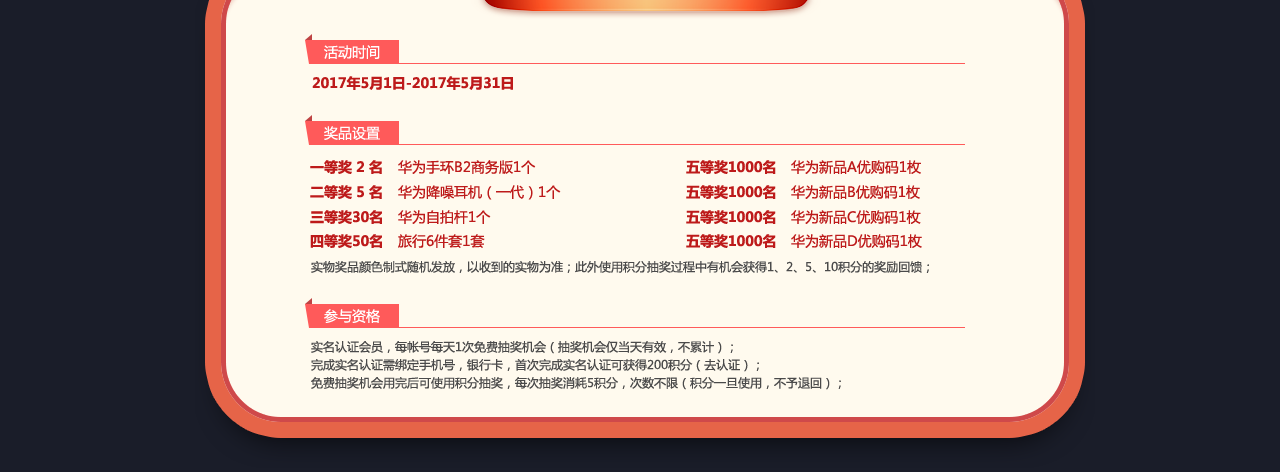
<file: pc项目/hwxm/active.html>
<!DOCTYPE html>
<html lang="en">
<head>
    <meta charset="UTF-8">
    <title>Title</title>
    <link rel="shortcut icon" href="https://www.hihonor.com/uk/images/favicon.ico" />
    <link rel="stylesheet" type="text/css" href="css/iconfont/iconfont.css">
    <style>
        *{margin: 0;padding: 0;}
        img{display: block}
        body{background-color: #1a1d29}
        .layout{width: 1220px;margin:0 auto;}
        a{text-decoration: none}
        .bannerbox {width:100%;position:relative;overflow:hidden;height:660px;}
        .banner {width:1920px; height: 600px;position:absolute;
            left:50%;bottom: 0;margin-left:-960px;background: url(images/active.png)no-repeat;
        }
        .nav1{ width:1920px;height: 60px;position:absolute;left:50%;top: 0;
            margin-left:-960px;background: #000 url(images/cx/active_nav.png) no-repeat}
        .nav{height: 60px;}
        .nav ul {float: right}
        .nav ul li {float: left;list-style: none}
        .nav ul li a{display: block;line-height: 60px;height: 60px;text-align: center;color: #fff;margin:0  10px;}
        .nav ul li a:hover{text-decoration: underline}
        .title{overflow: hidden;height:100px;position: sticky ;top:0;z-index: 100}
        .active_3 img,.tit img,.main img,.title img{position: absolute;width: 1920px;left:50%;top: 0;
            margin-left:-960px;}
        .main{overflow: hidden;position: relative;height: 445px;margin-top: 10px}
        /*.main a{background-color: #fff;margin-bottom: 20px;}*/
        .tit{overflow: hidden;position: relative;height: 150px;}
        .active_3{overflow: hidden;position: relative;height: 520px;}
        .kb{display: flex;justify-content: space-around;flex-wrap: wrap}
        .kb dl{width: 393px;height: 457px;margin-top: 10px;}
        .kb dl dt{width: 393px;overflow: hidden;height: 270px;}
        .kb dl dt img{height: 270px; transform: translateX(-50px);transition: all 1s cubic-bezier(.175,.885,.32,1) 0s;}
        .kb dl:hover dt img{transform:translateX(-50px) scale(1.05) }
        .kb dl dd{height: 177px;width: 100%;background-color: #fff;text-align: center;padding-top: 10px;transition: all 1s cubic-bezier(.175,.885,.32,1) 0s;}
        .kb dl:hover dd{background-color: #000}
        .kb dl:hover dd h2{color:#fff}
        .kb dl dd h2{height: 36px;transition: all 1s cubic-bezier(.175,.885,.32,1) 0s;}
        .kb dl dd span:nth-of-type(1){display:inline-block;height: 17px;color: #808080;font-size: 18px;margin: 10px 0}
        .kb dl dd p{height: 36px;color: #f1166f;font-size: 22px;margin-top: 10px}
        .kb dl dd span:nth-of-type(2){display:inline-block;width: 256px;height: 40px;background: #f1166f;border-radius: 24px;line-height: 40px;font-size: 25px;color: #fff}
        .cont{display: flex;justify-content: space-around;flex-wrap: wrap}
        .cont a{width: 251px;height: 360px;background: #fff;text-align: center;padding:20px;margin-bottom: 10px;transition: all 1s}
        .cont a h2{height: 36px;}
        .cont a p{height: 27px;line-height: 27px;font-size: 18px;color: #888;}
        .cont a span{display: inline-block;width: 145px;height: 30px;line-height: 30px;color: #ca141d;font-size: 20px;border:1px solid #ca141d;margin:15px 0}
        .cont a img{display: inline-block;width: 180px;height: 180px;}
        .cont a em{display: block;height: 40px;line-height: 40px;font-style: normal; background: #f1166f;font-size: 30px;color: #fff;margin-top: 20px;}
        .cont a em i{display: inline-block;width: 8px;height: 14px;background: url(images/gt.png) no-repeat center;margin:0 0 4px 10px;}
        .cont a:hover{transform: scale(1.02)}
        .boot{text-align: center}
        .boot img{display: inline-block;margin-left: 10px;
           }
    </style>
</head>
<body>
<div class="bannerbox">
    <div class="nav1 ">
        <div class="nav">
            <div class="layout ">
                <ul class="">
                    <li><a href="index.html">首页</a></li>
                    <li><a href="">荣耀8X</a></li>
                    <li><a href="">荣耀Note10</a></li>
                    <li><a href="">荣耀10</a></li>
                    <li><a href="login/log.html"><i class="iconfont">&#xeb24;</i>&nbsp;登录</a></li>
                    <li><a href="login/login.html">注册</a></li>
                </ul>
            </div>
        </div>
    </div>
    <div class="banner">
    </div>
</div>
<div class="title">
    <img src="images/cx/active_title.png" alt="">
</div>
<div class="main">
    <img src="images/cx/active_1.png" alt="">
</div>
<div class="main">
    <img src="images/cx/active_2.png" alt="">
</div>
<div class="tit">
    <img src="images/cx/active_tit.png" alt="">
</div>
<div class="active_3">
    <img src="images/cx/active_3.png" alt="">
</div>
<div class="main"> <a href="about.html?src=images/sj/10.jpg&id=10_t1539942672747"><img src="images/cx/active_4.png" alt=""></a>
</div>
<div class="main">
    <img src="images/cx/active_5.png" alt="">
</div>
<div class="tit">
    <img src="images/cx/tit2.png" alt="">
</div>
<div class="kb layout">
    <dl>
        <dt><img src="images/cx/dl1jpg.jpg" alt=""></dt>
        <dd>
            <h2>荣耀9青春版</h2>
            <span>正反四摄/5.6英寸全面屏</span>
            <p>直降200</p>
            <span>￥999起</span>
        </dd>
    </dl>
    <dl>
        <dt><img src="images/cx/dl1jpg.jpg" alt=""></dt>
        <dd>
            <h2>荣耀9青春版</h2>
            <span>正反四摄/5.6英寸全面屏</span>
            <p>直降200</p>
            <span>￥999起</span>
        </dd>
    </dl>
    <dl>
        <dt><img src="images/cx/dl1jpg.jpg" alt=""></dt>
        <dd>
            <h2>荣耀9青春版</h2>
            <span>正反四摄/5.6英寸全面屏</span>
            <p>直降200</p>
            <span>￥999起</span>
        </dd>
    </dl>
    <dl>
        <dt><img src="images/cx/dl1jpg.jpg" alt=""></dt>
        <dd>
            <h2>荣耀9青春版</h2>
            <span>正反四摄/5.6英寸全面屏</span>
            <p>直降200</p>
            <span>￥999起</span>
        </dd>
    </dl>
    <dl>
        <dt><img src="images/cx/dl1jpg.jpg" alt=""></dt>
        <dd>
            <h2>荣耀9青春版</h2>
            <span>正反四摄/5.6英寸全面屏</span>
            <p>直降200</p>
            <span>￥999起</span>
        </dd>
    </dl>
    <dl>
        <dt><img src="images/cx/dl1jpg.jpg" alt=""></dt>
        <dd>
            <h2>荣耀9青春版</h2>
            <span>正反四摄/5.6英寸全面屏</span>
            <p>直降200</p>
            <span>￥999起</span>
        </dd>
    </dl>
</div>
<div class="tit">
    <img src="images/cx/tit3.png" alt="">
</div>
<div class="cont layout">
    <!--<a href="">
        <h2>荣耀音乐小巨蛋</h2>
        <p>便携式蓝牙音箱</p>
        <span>限时直降20元</span>
        <img src="https://res4.vmallres.com/pimages//product/6901443211142/428_428_1513827604555mp.jpg" alt="">
        <em>￥169<i></i></em>
    </a>-->
</div>
<div class="boot layout">
    <img src="images/cx/boot2.png" alt="">
    <img src="images/cx/boot1.jpg" alt="">
    <img src="images/cx/boot3.jpg" alt="">
    <img src="images/cx/boot4.jpg" alt="">
    <img src="images/cx/boot5.jpg" alt="">
    <img src="images/cx/boot6.jpg" alt="">
    <img src="images/cx/view_all.png" alt="">
</div>
<script src="jq/jquery.js"></script>
<script>
    $.ajax({
        url:"jsonp/jsp.json",
        success:function (res) {
            function create(star,end,date) {
                var arr=[];
                var str="";
                arr=res.slice(star,end);
                for(var i=0;i<arr.length;i++){
                    var day=new Date()
                    str+=`<a href="about.html?src=${arr[i].img}&id=${arr[i].id}_t${day.getTime()}">
        <h2>${arr[i].name}</h2>
        <p>${arr[i].details}</p>
        <span>限时直降${arr[i].id}元</span>
        <img src=${arr[i].img} alt="">
        <em>￥${arr[i].price}<i></i></em>
    </a>`
                }
                $(date).get(0).innerHTML+=(str);
            }
            create(0,80,".cont");
        }
    });
</script>
</body>
</html>
</file>
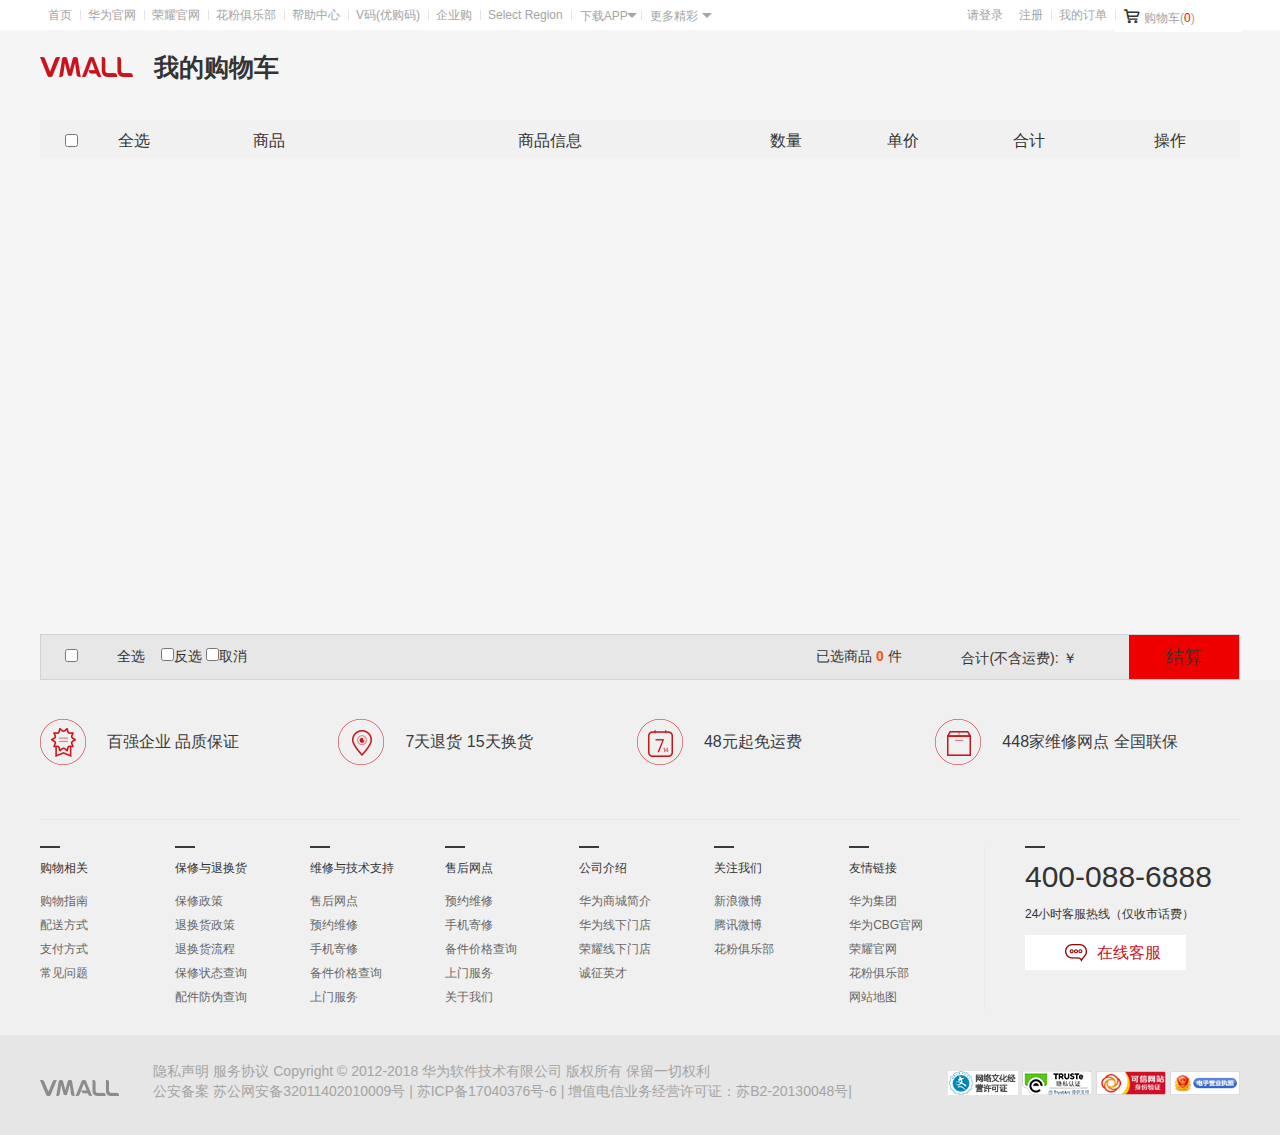
<file: pc项目/hwxm/shop.html>
<!DOCTYPE html>
<html lang="en">
<head>
    <meta charset="UTF-8">
    <title>购物车</title>
    <link rel="stylesheet" type="text/css" href="css/iconfont/iconfont.css">
    <link rel="stylesheet" type="text/css" href="css/css.css">
    <link rel="stylesheet" type="text/css" href="css/gouwu.css">
    <link rel="stylesheet" type="text/css" href="css/shop.css">
    <style>
    </style>
</head>
<body>
        <div class="head"></div>
        <div class="h_logo">
            <div class="layout">
                <img src="images/shop_logo.png" alt=""><span>我的购物车</span>
            </div>
        </div>
        <div class="shop">
        <div class="gwc layout">
         <table cellpadding="0" cellspacing="0" class="gwc_tb1">
                    <tr>
                        <td class="tb1_td1"><input id="Checkbox1" type="checkbox"  class="allselect"/></td>
                        <td class="tb1_td1">全选</td>
                        <td class="tb1_td3">商品</td>
                        <td class="tb1_td4">商品信息</td>
                        <td class="tb1_td5">数量</td>
                        <td class="tb1_td8">单价</td>
                        <td class="tb1_td6">合计</td>
                        <td class="tb1_td7">操作</td>
                    </tr>
                </table>
            <div id="biaobiao">
         <!--<table cellpadding="0" cellspacing="0" class="gwc_tb2">
                    <tr>
                        <td class="tb2_td1">
        <input type="checkbox" value="1" name="newslist" id="newslist-1" />
                        </td>
                        <td class="tb2_td2">
                            <a href="#"><img src="images/sj/1.jpg"/></a>
                        </td>
                        <td class="tb2_td3"><a href="#">荣耀</a></td>
                        <td class="tb1_td4">1件</td>
                        <td class="tb1_td5">
                            <input id="min1" name=""  type="button" value="-" />
                            <input id="text_box1" name="" type="text" value="1" />
                            <input id="add1" name="" type="button" value="+" />
                        </td>
                        <td class="tb1_td8">
                        <label id="dan" class="">20 </label>
                    </td>
                        <td class="tb1_td6">
                            <label id="total1" class="tot"></label>
                        </td>
                        <td class="tb1_td7"><a href="#">删除</a></td>
                    </tr>
                </table>-->
            </div>
                <!---总数---->
                <table cellpadding="0" cellspacing="0" class="gwc_tb3">
                    <tr>
                     <td class="tb1_td1">
                       <input id="checkAll" class="allselect" type="checkbox" />
                     </td>
                        <td class="tb1_td1">全选</td>
                        <td class="tb3_td1">
                            <input id="invert" type="checkbox" />反选
                            <input id="cancel" type="checkbox" />取消
                        </td>
                        <td class="tb3_td2">已选商品
                            <label id="shuliang">0</label> 件
                        </td>
                        <td class="tb3_td3">合计(不含运费): ￥
                            <span></span>
                            <span style=" color:#ff5500;">
                                <label id="zong1"></label>
                            </span>
                        </td>
                        <td class="tb3_td4">
                            <span id="jz1">结算</span>
                <a href="#" style=" display:none;"  class="jz2" id="jz2">结算</a>
                        </td>
                    </tr>
                </table>
                 </div>
            </div>

        <div class="footer"></div>
        <div class="footer_foot"></div>
        <script src="jq/jquery.js"></script>
        <script src="jq/jquery.cookie.js"></script>
        <script src="js/shop.js"></script>

<script>
</script>
</body>
</html>
</file>
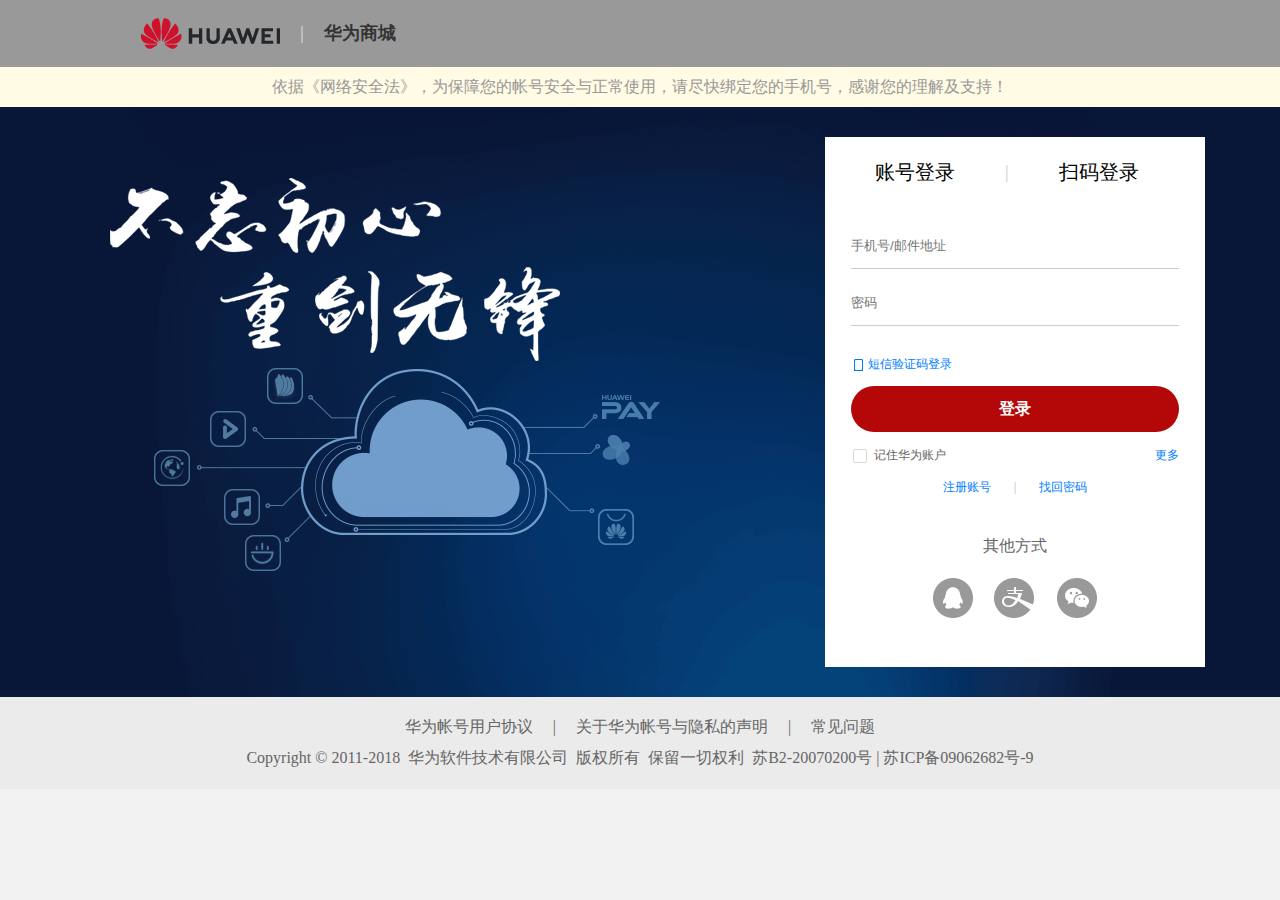
<file: pc项目/hwxm/login/log.html>
<!DOCTYPE html>
<html lang="en">
<head>
    <meta charset="UTF-8">
    <title>登录页面</title>
    <link rel="stylesheet" type="text/css" href="css/log.css">
    <style>
    </style>
</head>
<body>
    <div class="head">
    </div>
    <div class="title">
        <p>依据《网络安全法》，为保障您的帐号安全与正常使用，请尽快绑定您的手机号，感谢您的理解及支持！</p>
    </div>
    <div class="mane">
        <div class="mane_l">
            <div class="log">
                <div class="log_h">
                    <span id="log1" >账号登录</span>
                    <b>|</b>
                    <span id="log2">扫码登录</span>
                </div>
                <div class="log_body">
                    <div class="error_box">
                    <div class="error">
                        <i></i><em class="em" style="font-style: normal">帐号或密码错误，请重新输入。</em>
                    </div>
                    </div>
                    <div class="int">
                        <input type="text" placeholder="手机号/邮件地址" class="int_name">
                        <input type="password" placeholder="密码" class="int_pass">
                    </div>
                    <div class=" yzm">
                        <i></i><a href="">短信验证码登录</a>
                    </div>
                    <div class="log_in">
                        <a href="#">登录</a>
                    </div>
                    <div class=" mima">
                       <label id="sele"><img src="images/tick-off.png" alt="">记住华为账户</label>
                        <a href="">更多</a>
                    </div>
                    <div class="log_f1">
                        <a href="login.html">注册账号</a>
                        <b>|</b>
                        <a href="#">找回密码</a>
                    </div>
                    <div class="log_f2">
                        <p>其他方式</p>
                        <a href=""><img src="images/third_login.png" alt=""></a>
                        <a href=""><img src="images/third_login.png" alt=""></a>
                        <a href=""><img src="images/third_login.png" alt=""></a>
                    </div>

                </div>
                <div class="log_right">
                    <div class="box">
                        <div class="erma">
                            <img src="images/getqrWeb.png" alt="">
                        </div>
                        <div class="disp">
                            <img src="images/qrCode-help.png" alt="">
                        </div>
                    </div>
                    <div class="log_right_f">
                        <p>使用<span>华为移动服务APP</span>扫一扫</p>
                        <p> 若您使用华为手机，请进入“设置”>“华为帐号”扫码登录。</p>

                    </div>
                </div>
            </div>
        </div>
    </div>
    <div class="foot">
    </div>
    <div class="last">
        <p>登陆成功,是否进入首页</p>
        <span class="in1">确认</span>
        <span class="in2">取消</span>
    </div>
    <script src="../jq/jquery.js"></script>
    <script src="../jq/jquery.cookie.js"></script>
    <script src="js/log.js"></script>
    <script>
    </script>
</body>
</html>
</file>
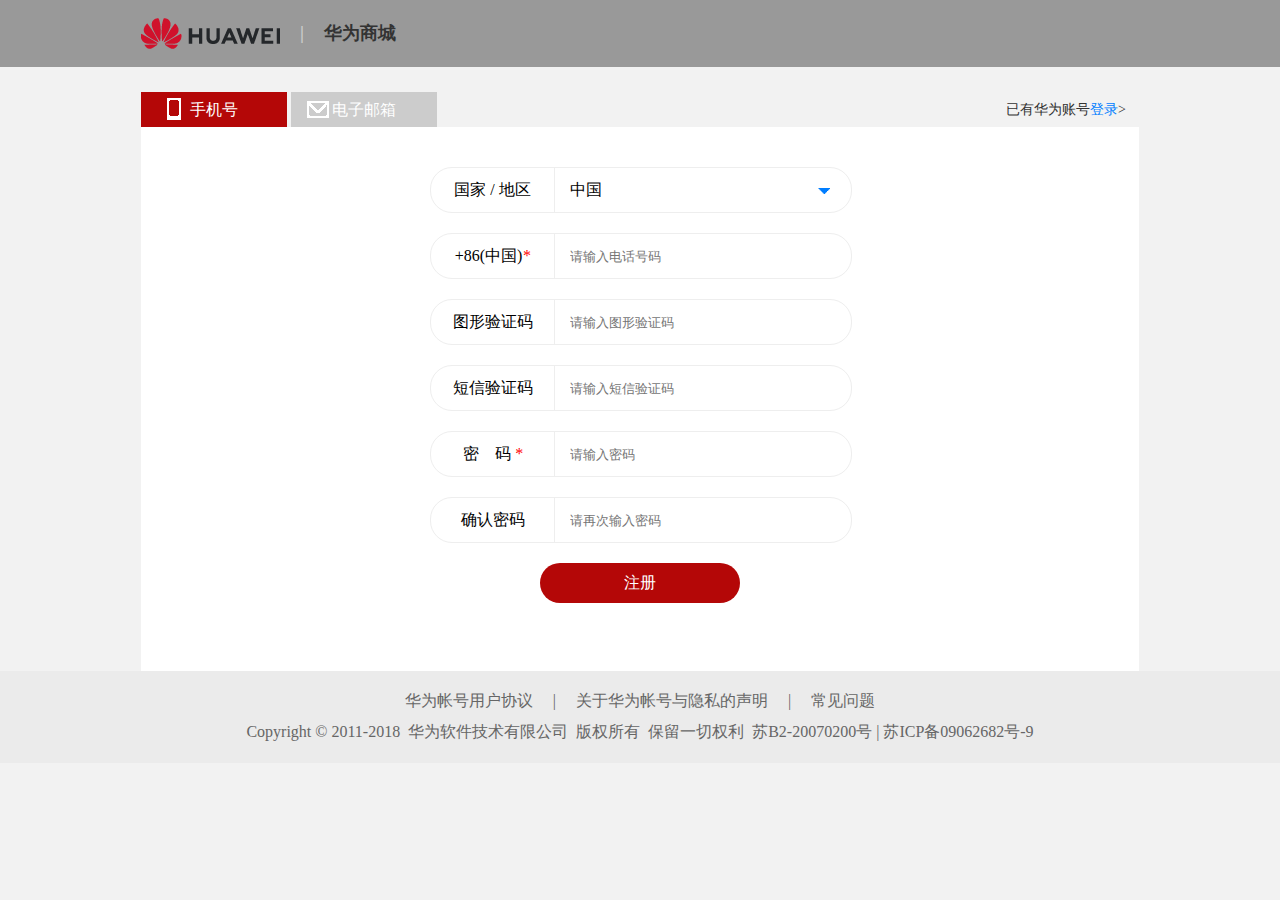
<file: pc项目/hwxm/login/login.html>
<!DOCTYPE html>
<html lang="en">
<head>
    <meta charset="UTF-8">
    <title>注册</title>
    <link rel="stylesheet" type="text/css" href="css/log.css">
    <style>

    </style>
</head>
<body>
<div class="head"></div>
<div class="nav layout">
   <span class="s1"><i></i>手机号</span>
   <span class="s2"><i></i>电子邮箱</span>
   <span class="s3">已有华为账号<a href="log.html">登录</a>&gt;</span>
</div>
<div class="body layout">
    <div class="body_l">
        <div class="inp">
            <div class="inp_l">国家&nbsp;/&nbsp;地区</div>
            <div class="inp_r">
                中国
                <img src="images/triangle_green.png" alt=""></div>
        </div>
       <div class="inp">
            <div class="inp_l">
                +86(中国)<i style="color: red">*</i>
            </div>
            <div class="inp_r  inp2_r tel">
               <input type="text" placeholder="请输入电话号码">
            </div>
       </div>
        <p class="error2 e1"></p>

        <div class="inp">
            <div class="inp_l">
               图形验证码
            </div>
            <div class="inp_r  inp2_r M_A">
               <input type="text" placeholder="请输入图形验证码">
            </div>
       </div><div class="inp">
            <div class="inp_l">
                短信验证码
            </div>
            <div class="inp_r inp2_r D_AN">
               <input type="text" placeholder="请输入短信验证码">
            </div>
       </div>
        <div class="inp">
            <div class="inp_l">
                密&nbsp;&nbsp;&nbsp;&nbsp;码 <i style="color: red">*</i>
            </div>
            <div class="inp_r  inp2_r psd1">
               <input type="password" placeholder="请输入密码">
            </div>
       </div>
        <!--提示错误信息-->
        <p class="error2 e2"></p>
        <!--提示错误信息-->
    <div class="inp">
            <div class="inp_l">
               确认密码
            </div>
            <div class="inp_r  inp2_r psd2">
               <input type="password" placeholder="请再次输入密码">
            </div>
       </div>
        <div class="zc"><a href="#">注册</a></div>
</div>
</div>
<div class="foot"></div>
<div class="last">
    <p>注册成功,是否进入登录页</p>
    <span class="in1">确认</span>
    <span class="in2">取消</span>
</div>
<script src="../jq/jquery.js"></script>
<script src="../jq/jquery.cookie.js"></script>
<script src="js/login.js"></script>
<script>

</script>
</body>
</html>
</file>
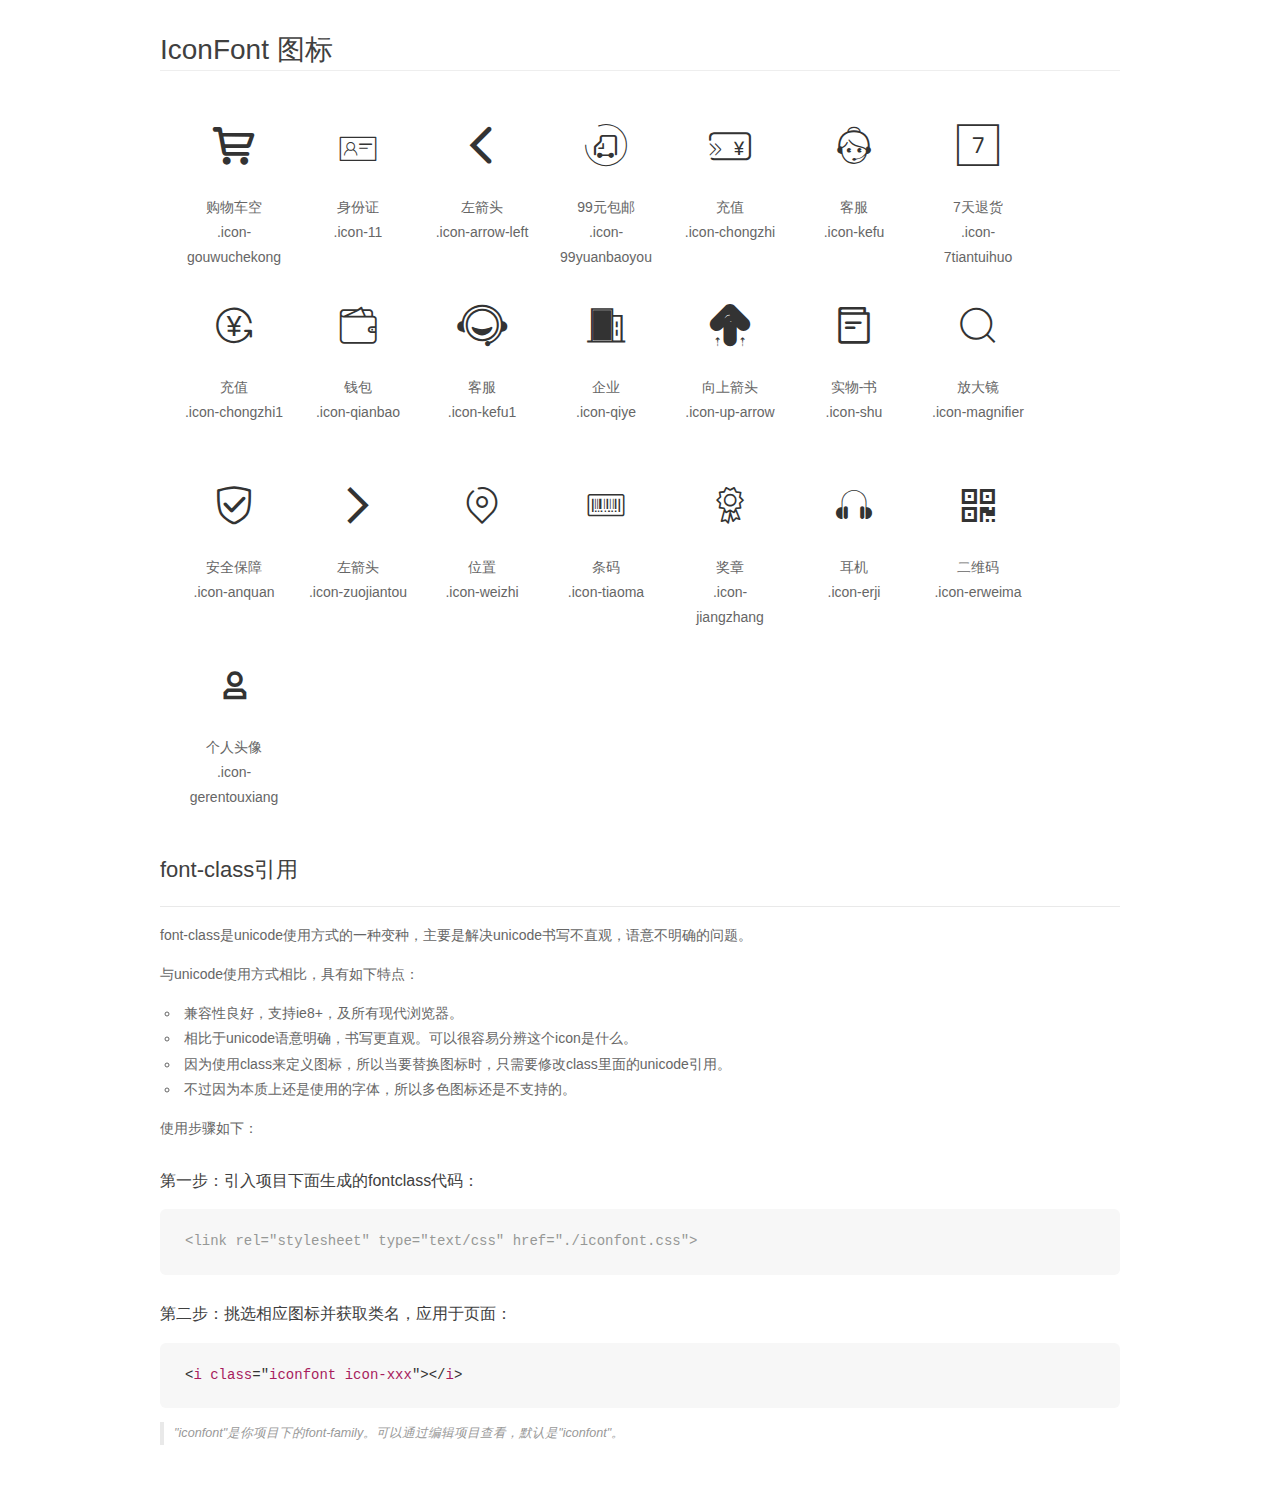
<file: pc项目/hwxm/css/iconfont/demo_fontclass.html>
<!DOCTYPE html>
<html>
<head>
    <meta charset="utf-8"/>
    <title>IconFont</title>
    <link rel="stylesheet" href="demo.css">
    <link rel="stylesheet" href="iconfont.css">
</head>
<body>
    <div class="main markdown">
        <h1>IconFont 图标</h1>
        <ul class="icon_lists clear">
            
                <li>
                <i class="icon iconfont icon-gouwuchekong"></i>
                    <div class="name">购物车空</div>
                    <div class="fontclass">.icon-gouwuchekong</div>
                </li>
            
                <li>
                <i class="icon iconfont icon-11"></i>
                    <div class="name">身份证</div>
                    <div class="fontclass">.icon-11</div>
                </li>
            
                <li>
                <i class="icon iconfont icon-arrow-left"></i>
                    <div class="name">左箭头</div>
                    <div class="fontclass">.icon-arrow-left</div>
                </li>
            
                <li>
                <i class="icon iconfont icon-99yuanbaoyou"></i>
                    <div class="name">99元包邮</div>
                    <div class="fontclass">.icon-99yuanbaoyou</div>
                </li>
            
                <li>
                <i class="icon iconfont icon-chongzhi"></i>
                    <div class="name">充值</div>
                    <div class="fontclass">.icon-chongzhi</div>
                </li>
            
                <li>
                <i class="icon iconfont icon-kefu"></i>
                    <div class="name">客服</div>
                    <div class="fontclass">.icon-kefu</div>
                </li>
            
                <li>
                <i class="icon iconfont icon-7tiantuihuo"></i>
                    <div class="name">7天退货</div>
                    <div class="fontclass">.icon-7tiantuihuo</div>
                </li>
            
                <li>
                <i class="icon iconfont icon-chongzhi1"></i>
                    <div class="name">充值</div>
                    <div class="fontclass">.icon-chongzhi1</div>
                </li>
            
                <li>
                <i class="icon iconfont icon-qianbao"></i>
                    <div class="name">钱包</div>
                    <div class="fontclass">.icon-qianbao</div>
                </li>
            
                <li>
                <i class="icon iconfont icon-kefu1"></i>
                    <div class="name">客服</div>
                    <div class="fontclass">.icon-kefu1</div>
                </li>
            
                <li>
                <i class="icon iconfont icon-qiye"></i>
                    <div class="name">企业</div>
                    <div class="fontclass">.icon-qiye</div>
                </li>
            
                <li>
                <i class="icon iconfont icon-up-arrow"></i>
                    <div class="name">向上箭头</div>
                    <div class="fontclass">.icon-up-arrow</div>
                </li>
            
                <li>
                <i class="icon iconfont icon-shu"></i>
                    <div class="name">实物-书</div>
                    <div class="fontclass">.icon-shu</div>
                </li>
            
                <li>
                <i class="icon iconfont icon-magnifier"></i>
                    <div class="name">放大镜</div>
                    <div class="fontclass">.icon-magnifier</div>
                </li>
            
                <li>
                <i class="icon iconfont icon-anquan"></i>
                    <div class="name">安全保障</div>
                    <div class="fontclass">.icon-anquan</div>
                </li>
            
                <li>
                <i class="icon iconfont icon-zuojiantou"></i>
                    <div class="name">左箭头</div>
                    <div class="fontclass">.icon-zuojiantou</div>
                </li>
            
                <li>
                <i class="icon iconfont icon-weizhi"></i>
                    <div class="name">位置</div>
                    <div class="fontclass">.icon-weizhi</div>
                </li>
            
                <li>
                <i class="icon iconfont icon-tiaoma"></i>
                    <div class="name">条码</div>
                    <div class="fontclass">.icon-tiaoma</div>
                </li>
            
                <li>
                <i class="icon iconfont icon-jiangzhang"></i>
                    <div class="name">奖章</div>
                    <div class="fontclass">.icon-jiangzhang</div>
                </li>
            
                <li>
                <i class="icon iconfont icon-erji"></i>
                    <div class="name">耳机</div>
                    <div class="fontclass">.icon-erji</div>
                </li>
            
                <li>
                <i class="icon iconfont icon-erweima"></i>
                    <div class="name">二维码</div>
                    <div class="fontclass">.icon-erweima</div>
                </li>
            
                <li>
                <i class="icon iconfont icon-gerentouxiang"></i>
                    <div class="name">个人头像</div>
                    <div class="fontclass">.icon-gerentouxiang</div>
                </li>
            
        </ul>

        <h2 id="font-class-">font-class引用</h2>
        <hr>

        <p>font-class是unicode使用方式的一种变种，主要是解决unicode书写不直观，语意不明确的问题。</p>
        <p>与unicode使用方式相比，具有如下特点：</p>
        <ul>
        <li>兼容性良好，支持ie8+，及所有现代浏览器。</li>
        <li>相比于unicode语意明确，书写更直观。可以很容易分辨这个icon是什么。</li>
        <li>因为使用class来定义图标，所以当要替换图标时，只需要修改class里面的unicode引用。</li>
        <li>不过因为本质上还是使用的字体，所以多色图标还是不支持的。</li>
        </ul>
        <p>使用步骤如下：</p>
        <h3 id="-fontclass-">第一步：引入项目下面生成的fontclass代码：</h3>


        <pre><code class="lang-js hljs javascript"><span class="hljs-comment">&lt;link rel="stylesheet" type="text/css" href="./iconfont.css"&gt;</span></code></pre>
        <h3 id="-">第二步：挑选相应图标并获取类名，应用于页面：</h3>
        <pre><code class="lang-css hljs">&lt;<span class="hljs-selector-tag">i</span> <span class="hljs-selector-tag">class</span>="<span class="hljs-selector-tag">iconfont</span> <span class="hljs-selector-tag">icon-xxx</span>"&gt;&lt;/<span class="hljs-selector-tag">i</span>&gt;</code></pre>
        <blockquote>
        <p>"iconfont"是你项目下的font-family。可以通过编辑项目查看，默认是"iconfont"。</p>
        </blockquote>
    </div>
</body>
</html>
</file>
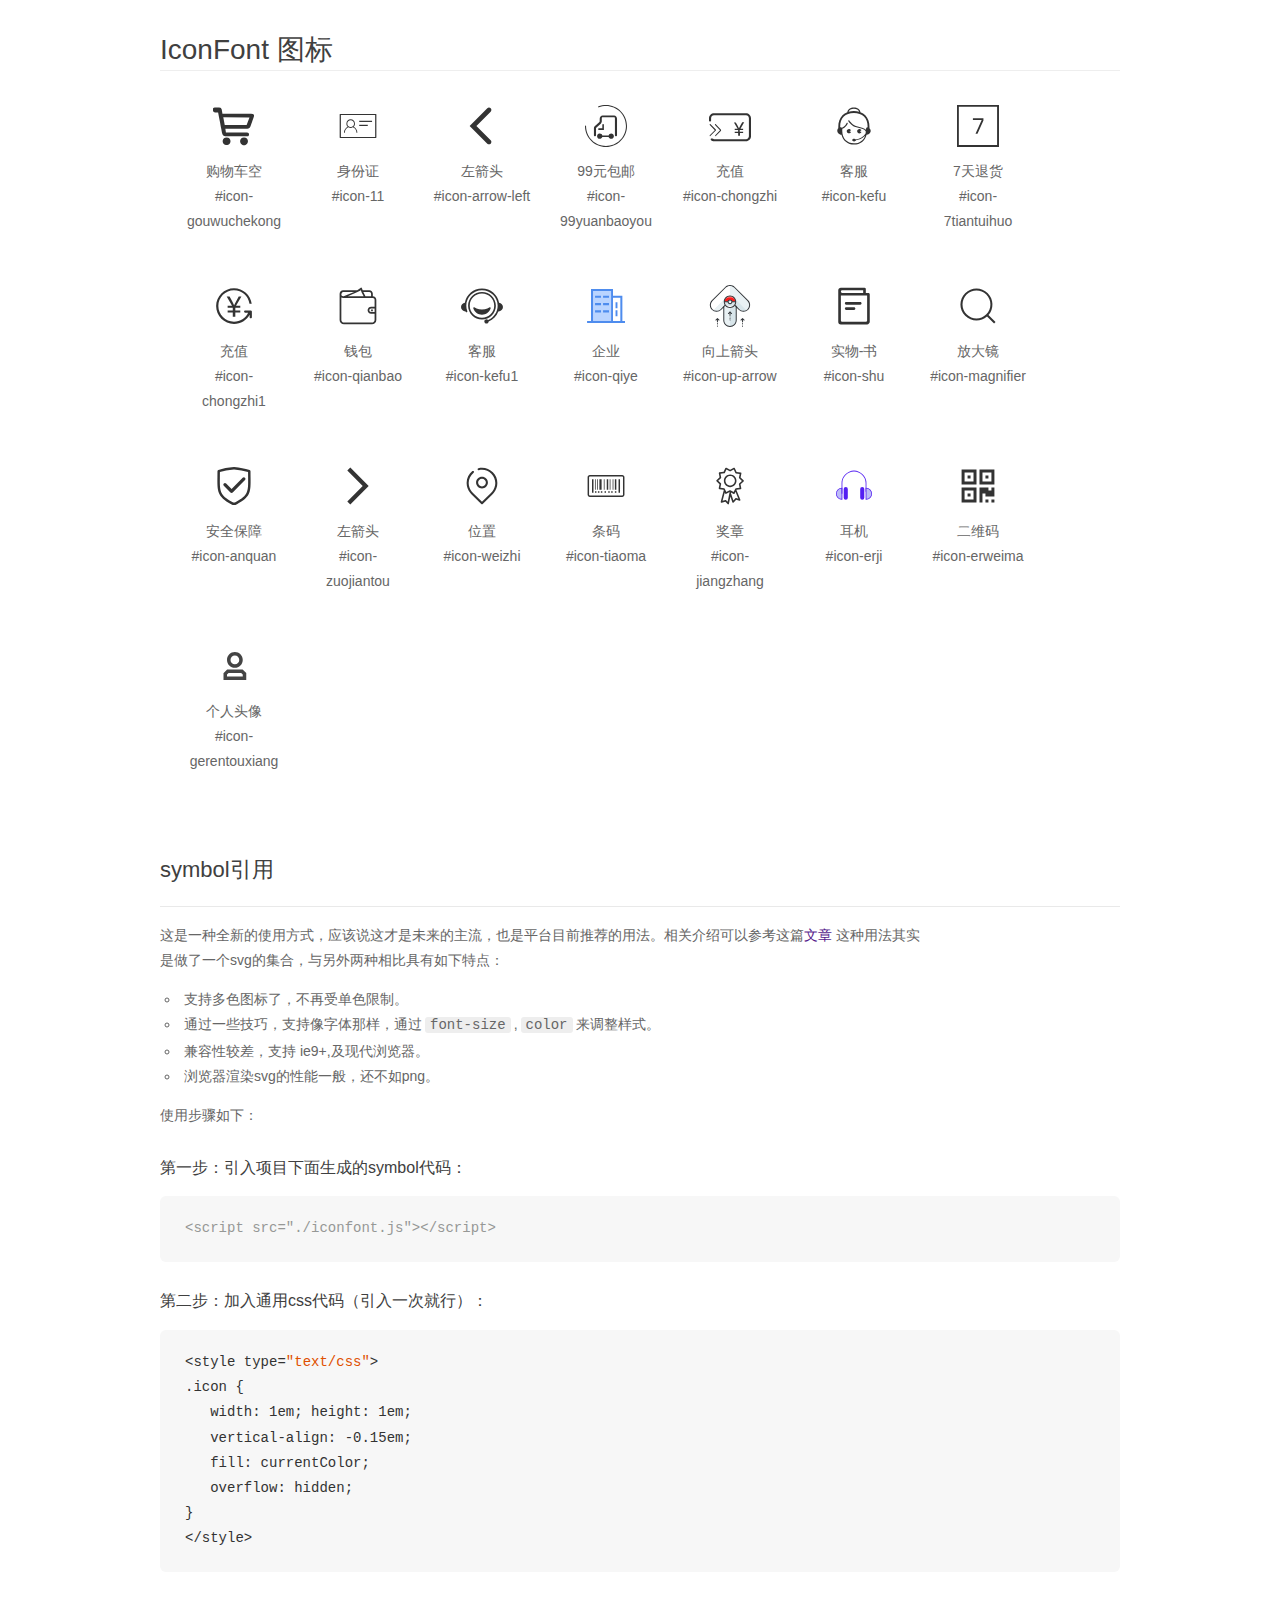
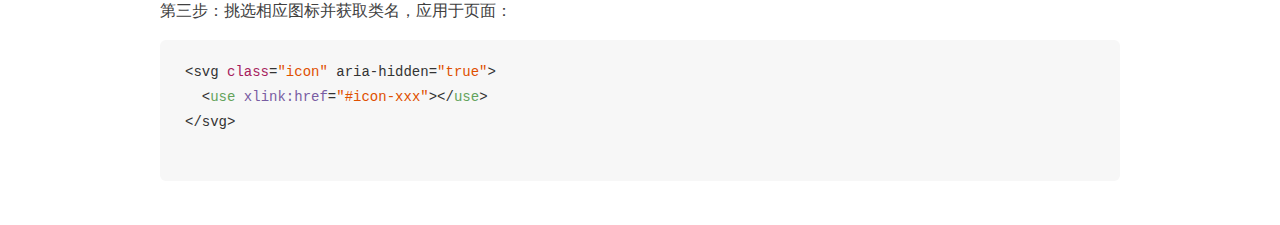
<file: pc项目/hwxm/css/iconfont/demo_symbol.html>
<!DOCTYPE html>
<html>
<head>
    <meta charset="utf-8"/>
    <title>IconFont</title>
    <link rel="stylesheet" href="demo.css">
    <script src="iconfont.js"></script>

    <style type="text/css">
        .icon {
          /* 通过设置 font-size 来改变图标大小 */
          width: 1em; height: 1em;
          /* 图标和文字相邻时，垂直对齐 */
          vertical-align: -0.15em;
          /* 通过设置 color 来改变 SVG 的颜色/fill */
          fill: currentColor;
          /* path 和 stroke 溢出 viewBox 部分在 IE 下会显示
             normalize.css 中也包含这行 */
          overflow: hidden;
        }

    </style>
</head>
<body>
    <div class="main markdown">
        <h1>IconFont 图标</h1>
        <ul class="icon_lists clear">
            
                <li>
                    <svg class="icon" aria-hidden="true">
                        <use xlink:href="#icon-gouwuchekong"></use>
                    </svg>
                    <div class="name">购物车空</div>
                    <div class="fontclass">#icon-gouwuchekong</div>
                </li>
            
                <li>
                    <svg class="icon" aria-hidden="true">
                        <use xlink:href="#icon-11"></use>
                    </svg>
                    <div class="name">身份证</div>
                    <div class="fontclass">#icon-11</div>
                </li>
            
                <li>
                    <svg class="icon" aria-hidden="true">
                        <use xlink:href="#icon-arrow-left"></use>
                    </svg>
                    <div class="name">左箭头</div>
                    <div class="fontclass">#icon-arrow-left</div>
                </li>
            
                <li>
                    <svg class="icon" aria-hidden="true">
                        <use xlink:href="#icon-99yuanbaoyou"></use>
                    </svg>
                    <div class="name">99元包邮</div>
                    <div class="fontclass">#icon-99yuanbaoyou</div>
                </li>
            
                <li>
                    <svg class="icon" aria-hidden="true">
                        <use xlink:href="#icon-chongzhi"></use>
                    </svg>
                    <div class="name">充值</div>
                    <div class="fontclass">#icon-chongzhi</div>
                </li>
            
                <li>
                    <svg class="icon" aria-hidden="true">
                        <use xlink:href="#icon-kefu"></use>
                    </svg>
                    <div class="name">客服</div>
                    <div class="fontclass">#icon-kefu</div>
                </li>
            
                <li>
                    <svg class="icon" aria-hidden="true">
                        <use xlink:href="#icon-7tiantuihuo"></use>
                    </svg>
                    <div class="name">7天退货</div>
                    <div class="fontclass">#icon-7tiantuihuo</div>
                </li>
            
                <li>
                    <svg class="icon" aria-hidden="true">
                        <use xlink:href="#icon-chongzhi1"></use>
                    </svg>
                    <div class="name">充值</div>
                    <div class="fontclass">#icon-chongzhi1</div>
                </li>
            
                <li>
                    <svg class="icon" aria-hidden="true">
                        <use xlink:href="#icon-qianbao"></use>
                    </svg>
                    <div class="name">钱包</div>
                    <div class="fontclass">#icon-qianbao</div>
                </li>
            
                <li>
                    <svg class="icon" aria-hidden="true">
                        <use xlink:href="#icon-kefu1"></use>
                    </svg>
                    <div class="name">客服</div>
                    <div class="fontclass">#icon-kefu1</div>
                </li>
            
                <li>
                    <svg class="icon" aria-hidden="true">
                        <use xlink:href="#icon-qiye"></use>
                    </svg>
                    <div class="name">企业</div>
                    <div class="fontclass">#icon-qiye</div>
                </li>
            
                <li>
                    <svg class="icon" aria-hidden="true">
                        <use xlink:href="#icon-up-arrow"></use>
                    </svg>
                    <div class="name">向上箭头</div>
                    <div class="fontclass">#icon-up-arrow</div>
                </li>
            
                <li>
                    <svg class="icon" aria-hidden="true">
                        <use xlink:href="#icon-shu"></use>
                    </svg>
                    <div class="name">实物-书</div>
                    <div class="fontclass">#icon-shu</div>
                </li>
            
                <li>
                    <svg class="icon" aria-hidden="true">
                        <use xlink:href="#icon-magnifier"></use>
                    </svg>
                    <div class="name">放大镜</div>
                    <div class="fontclass">#icon-magnifier</div>
                </li>
            
                <li>
                    <svg class="icon" aria-hidden="true">
                        <use xlink:href="#icon-anquan"></use>
                    </svg>
                    <div class="name">安全保障</div>
                    <div class="fontclass">#icon-anquan</div>
                </li>
            
                <li>
                    <svg class="icon" aria-hidden="true">
                        <use xlink:href="#icon-zuojiantou"></use>
                    </svg>
                    <div class="name">左箭头</div>
                    <div class="fontclass">#icon-zuojiantou</div>
                </li>
            
                <li>
                    <svg class="icon" aria-hidden="true">
                        <use xlink:href="#icon-weizhi"></use>
                    </svg>
                    <div class="name">位置</div>
                    <div class="fontclass">#icon-weizhi</div>
                </li>
            
                <li>
                    <svg class="icon" aria-hidden="true">
                        <use xlink:href="#icon-tiaoma"></use>
                    </svg>
                    <div class="name">条码</div>
                    <div class="fontclass">#icon-tiaoma</div>
                </li>
            
                <li>
                    <svg class="icon" aria-hidden="true">
                        <use xlink:href="#icon-jiangzhang"></use>
                    </svg>
                    <div class="name">奖章</div>
                    <div class="fontclass">#icon-jiangzhang</div>
                </li>
            
                <li>
                    <svg class="icon" aria-hidden="true">
                        <use xlink:href="#icon-erji"></use>
                    </svg>
                    <div class="name">耳机</div>
                    <div class="fontclass">#icon-erji</div>
                </li>
            
                <li>
                    <svg class="icon" aria-hidden="true">
                        <use xlink:href="#icon-erweima"></use>
                    </svg>
                    <div class="name">二维码</div>
                    <div class="fontclass">#icon-erweima</div>
                </li>
            
                <li>
                    <svg class="icon" aria-hidden="true">
                        <use xlink:href="#icon-gerentouxiang"></use>
                    </svg>
                    <div class="name">个人头像</div>
                    <div class="fontclass">#icon-gerentouxiang</div>
                </li>
            
        </ul>


        <h2 id="symbol-">symbol引用</h2>
        <hr>

        <p>这是一种全新的使用方式，应该说这才是未来的主流，也是平台目前推荐的用法。相关介绍可以参考这篇<a href="">文章</a>
        这种用法其实是做了一个svg的集合，与另外两种相比具有如下特点：</p>
        <ul>
          <li>支持多色图标了，不再受单色限制。</li>
          <li>通过一些技巧，支持像字体那样，通过<code>font-size</code>,<code>color</code>来调整样式。</li>
          <li>兼容性较差，支持 ie9+,及现代浏览器。</li>
          <li>浏览器渲染svg的性能一般，还不如png。</li>
        </ul>
        <p>使用步骤如下：</p>
        <h3 id="-symbol-">第一步：引入项目下面生成的symbol代码：</h3>
        <pre><code class="lang-js hljs javascript"><span class="hljs-comment">&lt;script src="./iconfont.js"&gt;&lt;/script&gt;</span></code></pre>
        <h3 id="-css-">第二步：加入通用css代码（引入一次就行）：</h3>
        <pre><code class="lang-js hljs javascript">&lt;style type=<span class="hljs-string">"text/css"</span>&gt;
.icon {
   width: <span class="hljs-number">1</span>em; height: <span class="hljs-number">1</span>em;
   vertical-align: <span class="hljs-number">-0.15</span>em;
   fill: currentColor;
   overflow: hidden;
}
&lt;<span class="hljs-regexp">/style&gt;</span></code></pre>
        <h3 id="-">第三步：挑选相应图标并获取类名，应用于页面：</h3>
        <pre><code class="lang-js hljs javascript">&lt;svg <span class="hljs-class"><span class="hljs-keyword">class</span></span>=<span class="hljs-string">"icon"</span> aria-hidden=<span class="hljs-string">"true"</span>&gt;<span class="xml"><span class="hljs-tag">
  &lt;<span class="hljs-name">use</span> <span class="hljs-attr">xlink:href</span>=<span class="hljs-string">"#icon-xxx"</span>&gt;</span><span class="hljs-tag">&lt;/<span class="hljs-name">use</span>&gt;</span>
</span>&lt;<span class="hljs-regexp">/svg&gt;
        </span></code></pre>
    </div>
</body>
</html>
</file>
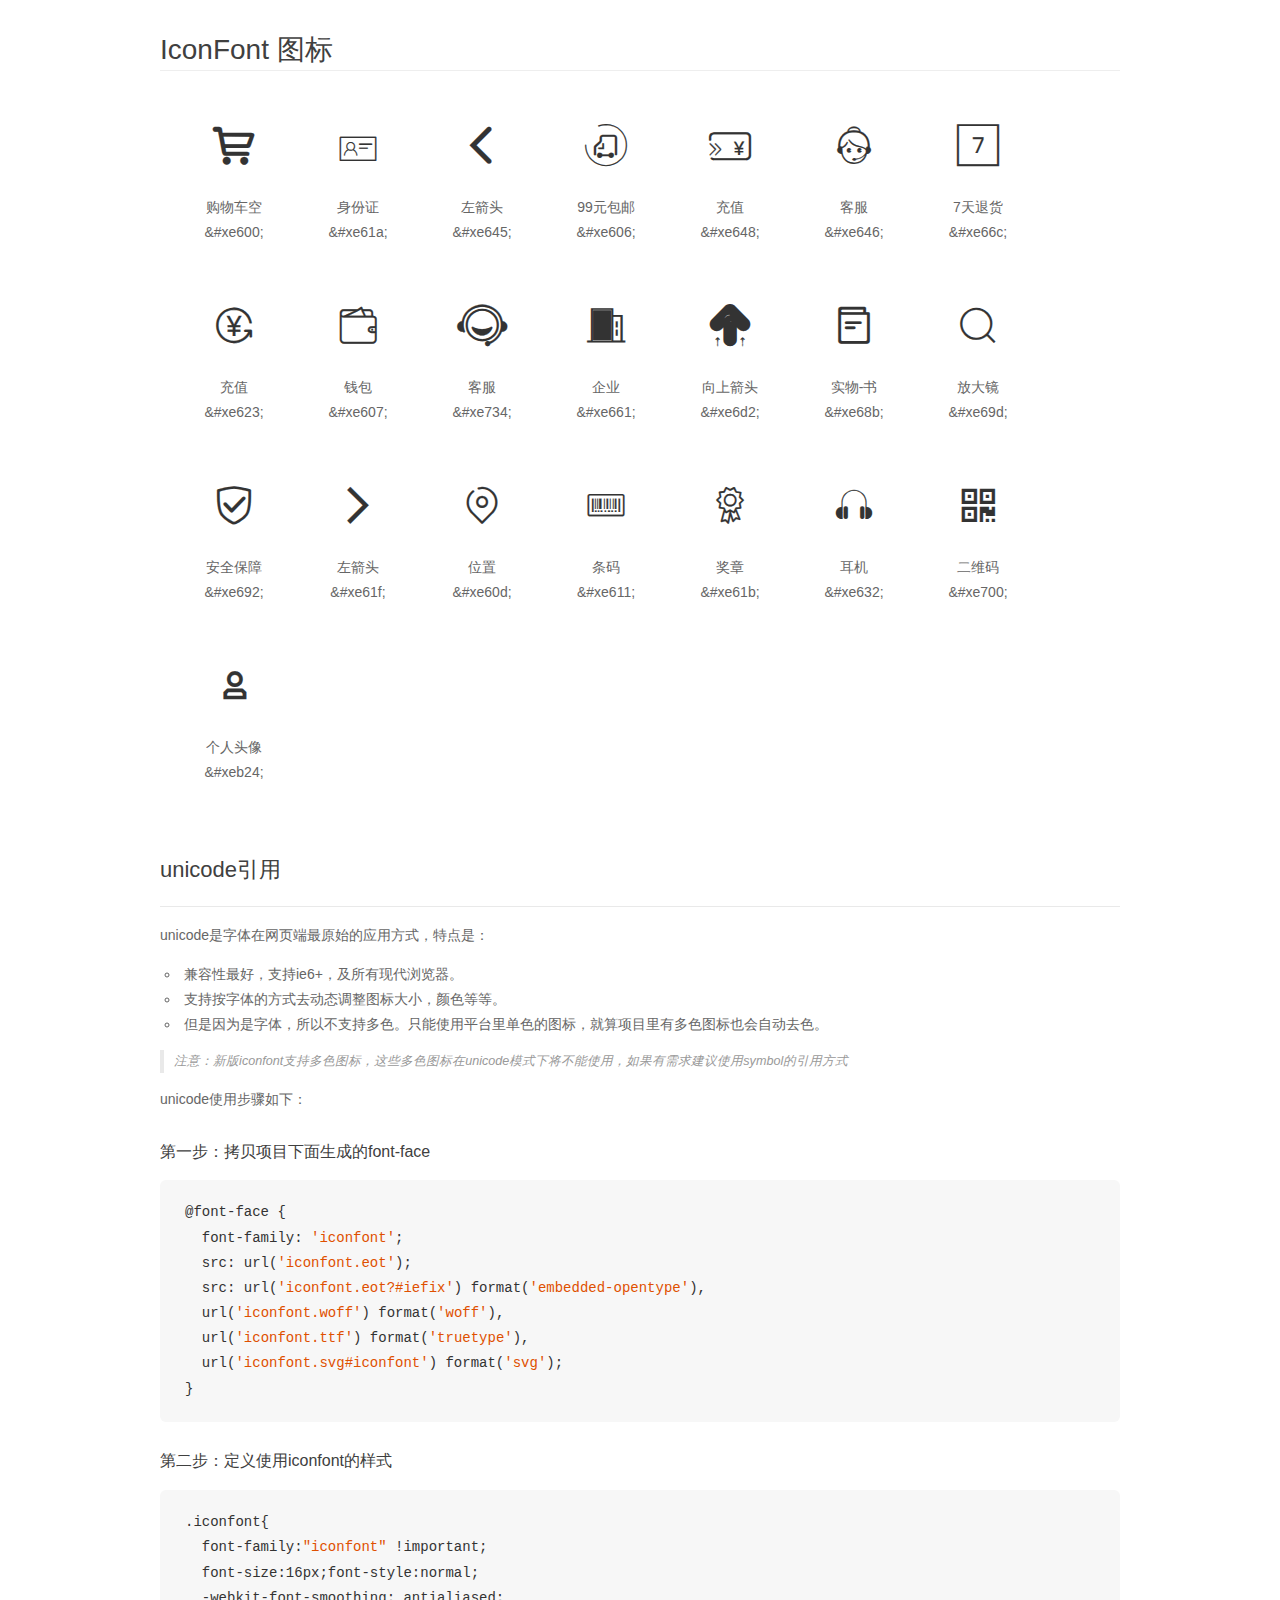
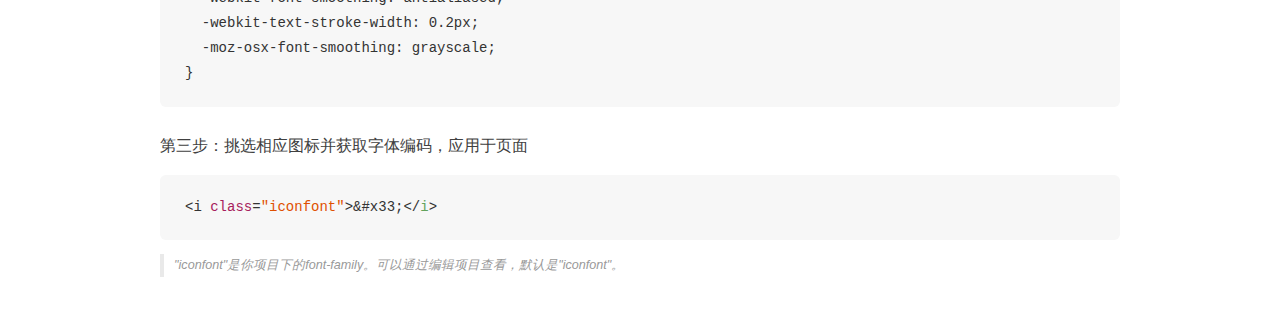
<file: pc项目/hwxm/css/iconfont/demo_unicode.html>
<!DOCTYPE html>
<html>
<head>
    <meta charset="utf-8"/>
    <title>IconFont</title>
    <link rel="stylesheet" href="demo.css">

    <style type="text/css">

        @font-face {font-family: "iconfont";
          src: url('iconfont.eot'); /* IE9*/
          src: url('iconfont.eot#iefix') format('embedded-opentype'), /* IE6-IE8 */
          url('iconfont.woff') format('woff'), /* chrome, firefox */
          url('iconfont.ttf') format('truetype'), /* chrome, firefox, opera, Safari, Android, iOS 4.2+*/
          url('iconfont.svg#iconfont') format('svg'); /* iOS 4.1- */
        }

        .iconfont {
          font-family:"iconfont" !important;
          font-size:16px;
          font-style:normal;
          -webkit-font-smoothing: antialiased;
          -webkit-text-stroke-width: 0.2px;
          -moz-osx-font-smoothing: grayscale;
        }

    </style>
</head>
<body>
    <div class="main markdown">
        <h1>IconFont 图标</h1>
        <ul class="icon_lists clear">
            
                <li>
                <i class="icon iconfont">&#xe600;</i>
                    <div class="name">购物车空</div>
                    <div class="code">&amp;#xe600;</div>
                </li>
            
                <li>
                <i class="icon iconfont">&#xe61a;</i>
                    <div class="name">身份证</div>
                    <div class="code">&amp;#xe61a;</div>
                </li>
            
                <li>
                <i class="icon iconfont">&#xe645;</i>
                    <div class="name">左箭头</div>
                    <div class="code">&amp;#xe645;</div>
                </li>
            
                <li>
                <i class="icon iconfont">&#xe606;</i>
                    <div class="name">99元包邮</div>
                    <div class="code">&amp;#xe606;</div>
                </li>
            
                <li>
                <i class="icon iconfont">&#xe648;</i>
                    <div class="name">充值</div>
                    <div class="code">&amp;#xe648;</div>
                </li>
            
                <li>
                <i class="icon iconfont">&#xe646;</i>
                    <div class="name">客服</div>
                    <div class="code">&amp;#xe646;</div>
                </li>
            
                <li>
                <i class="icon iconfont">&#xe66c;</i>
                    <div class="name">7天退货</div>
                    <div class="code">&amp;#xe66c;</div>
                </li>
            
                <li>
                <i class="icon iconfont">&#xe623;</i>
                    <div class="name">充值</div>
                    <div class="code">&amp;#xe623;</div>
                </li>
            
                <li>
                <i class="icon iconfont">&#xe607;</i>
                    <div class="name">钱包</div>
                    <div class="code">&amp;#xe607;</div>
                </li>
            
                <li>
                <i class="icon iconfont">&#xe734;</i>
                    <div class="name">客服</div>
                    <div class="code">&amp;#xe734;</div>
                </li>
            
                <li>
                <i class="icon iconfont">&#xe661;</i>
                    <div class="name">企业</div>
                    <div class="code">&amp;#xe661;</div>
                </li>
            
                <li>
                <i class="icon iconfont">&#xe6d2;</i>
                    <div class="name">向上箭头</div>
                    <div class="code">&amp;#xe6d2;</div>
                </li>
            
                <li>
                <i class="icon iconfont">&#xe68b;</i>
                    <div class="name">实物-书</div>
                    <div class="code">&amp;#xe68b;</div>
                </li>
            
                <li>
                <i class="icon iconfont">&#xe69d;</i>
                    <div class="name">放大镜</div>
                    <div class="code">&amp;#xe69d;</div>
                </li>
            
                <li>
                <i class="icon iconfont">&#xe692;</i>
                    <div class="name">安全保障</div>
                    <div class="code">&amp;#xe692;</div>
                </li>
            
                <li>
                <i class="icon iconfont">&#xe61f;</i>
                    <div class="name">左箭头</div>
                    <div class="code">&amp;#xe61f;</div>
                </li>
            
                <li>
                <i class="icon iconfont">&#xe60d;</i>
                    <div class="name">位置</div>
                    <div class="code">&amp;#xe60d;</div>
                </li>
            
                <li>
                <i class="icon iconfont">&#xe611;</i>
                    <div class="name">条码</div>
                    <div class="code">&amp;#xe611;</div>
                </li>
            
                <li>
                <i class="icon iconfont">&#xe61b;</i>
                    <div class="name">奖章</div>
                    <div class="code">&amp;#xe61b;</div>
                </li>
            
                <li>
                <i class="icon iconfont">&#xe632;</i>
                    <div class="name">耳机</div>
                    <div class="code">&amp;#xe632;</div>
                </li>
            
                <li>
                <i class="icon iconfont">&#xe700;</i>
                    <div class="name">二维码</div>
                    <div class="code">&amp;#xe700;</div>
                </li>
            
                <li>
                <i class="icon iconfont">&#xeb24;</i>
                    <div class="name">个人头像</div>
                    <div class="code">&amp;#xeb24;</div>
                </li>
            
        </ul>
        <h2 id="unicode-">unicode引用</h2>
        <hr>

        <p>unicode是字体在网页端最原始的应用方式，特点是：</p>
        <ul>
        <li>兼容性最好，支持ie6+，及所有现代浏览器。</li>
        <li>支持按字体的方式去动态调整图标大小，颜色等等。</li>
        <li>但是因为是字体，所以不支持多色。只能使用平台里单色的图标，就算项目里有多色图标也会自动去色。</li>
        </ul>
        <blockquote>
        <p>注意：新版iconfont支持多色图标，这些多色图标在unicode模式下将不能使用，如果有需求建议使用symbol的引用方式</p>
        </blockquote>
        <p>unicode使用步骤如下：</p>
        <h3 id="-font-face">第一步：拷贝项目下面生成的font-face</h3>
        <pre><code class="lang-js hljs javascript">@font-face {
  font-family: <span class="hljs-string">'iconfont'</span>;
  src: url(<span class="hljs-string">'iconfont.eot'</span>);
  src: url(<span class="hljs-string">'iconfont.eot?#iefix'</span>) format(<span class="hljs-string">'embedded-opentype'</span>),
  url(<span class="hljs-string">'iconfont.woff'</span>) format(<span class="hljs-string">'woff'</span>),
  url(<span class="hljs-string">'iconfont.ttf'</span>) format(<span class="hljs-string">'truetype'</span>),
  url(<span class="hljs-string">'iconfont.svg#iconfont'</span>) format(<span class="hljs-string">'svg'</span>);
}
</code></pre>
        <h3 id="-iconfont-">第二步：定义使用iconfont的样式</h3>
        <pre><code class="lang-js hljs javascript">.iconfont{
  font-family:<span class="hljs-string">"iconfont"</span> !important;
  font-size:<span class="hljs-number">16</span>px;font-style:normal;
  -webkit-font-smoothing: antialiased;
  -webkit-text-stroke-width: <span class="hljs-number">0.2</span>px;
  -moz-osx-font-smoothing: grayscale;
}
</code></pre>
        <h3 id="-">第三步：挑选相应图标并获取字体编码，应用于页面</h3>
        <pre><code class="lang-js hljs javascript">&lt;i <span class="hljs-class"><span class="hljs-keyword">class</span></span>=<span class="hljs-string">"iconfont"</span>&gt;&amp;#x33;<span class="xml"><span class="hljs-tag">&lt;/<span class="hljs-name">i</span>&gt;</span></span></code></pre>

        <blockquote>
        <p>"iconfont"是你项目下的font-family。可以通过编辑项目查看，默认是"iconfont"。</p>
        </blockquote>
    </div>


</body>
</html>
</file>
<file: pc项目/hwxm/css/banner.css>
.banner{height: 450px;position: relative;}
    .banner_box{width:100%;height: 450px;position: relative;overflow: hidden;}
    #imgbox{width:1920px;position:absolute;left:50%;
               margin-left:-960px;height: 450px;overflow: hidden;}
    #imgbox img{position: absolute;left: 1920px;top: 0;height: 450px;}
    #imgbox img:nth-child(1){left: 0;}
    .cent{width: 1200px;margin:0 auto;position: relative;}
    #list{height: 40px;display: flex;position: absolute;bottom: 0;left: 50%;}
    #list li{width: 14px;height: 14px;border-radius:7px;background: rgba(200,200,200,0.5);margin:8px;line-height: 16px;text-align: center}
</file>
<file: pc项目/hwxm/css/iconfont/iconfont.css>
@font-face {font-family: "iconfont";
  src: url('iconfont.eot?t=1539272159374'); /* IE9*/
  src: url('iconfont.eot?t=1539272159374#iefix') format('embedded-opentype'), /* IE6-IE8 */
  url('[data-uri]') format('woff'),
  url('iconfont.ttf?t=1539272159374') format('truetype'), /* chrome, firefox, opera, Safari, Android, iOS 4.2+*/
  url('iconfont.svg?t=1539272159374#iconfont') format('svg'); /* iOS 4.1- */
}

.iconfont {
  font-family:"iconfont" !important;
  font-size:16px;
  font-style:normal;
  -webkit-font-smoothing: antialiased;
  -moz-osx-font-smoothing: grayscale;
}

.icon-gouwuchekong:before { content: "\e600"; }

.icon-11:before { content: "\e61a"; }

.icon-arrow-left:before { content: "\e645"; }

.icon-99yuanbaoyou:before { content: "\e606"; }

.icon-chongzhi:before { content: "\e648"; }

.icon-kefu:before { content: "\e646"; }

.icon-7tiantuihuo:before { content: "\e66c"; }

.icon-chongzhi1:before { content: "\e623"; }

.icon-qianbao:before { content: "\e607"; }

.icon-kefu1:before { content: "\e734"; }

.icon-qiye:before { content: "\e661"; }

.icon-up-arrow:before { content: "\e6d2"; }

.icon-shu:before { content: "\e68b"; }

.icon-magnifier:before { content: "\e69d"; }

.icon-anquan:before { content: "\e692"; }

.icon-zuojiantou:before { content: "\e61f"; }

.icon-weizhi:before { content: "\e60d"; }

.icon-tiaoma:before { content: "\e611"; }

.icon-jiangzhang:before { content: "\e61b"; }

.icon-erji:before { content: "\e632"; }

.icon-erweima:before { content: "\e700"; }

.icon-gerentouxiang:before { content: "\eb24"; }
</file>
<file: pc项目/hwxm/css/css.css>
/*公共部分*/
*{margin:0;padding: 0;}
img{display: block}
li{list-style: none;}
a{text-decoration:none;}
html,body{height: 100%;}
body{font-family:"宋体","微软雅黑","Helvetica Neue",Helvetica,Arial,"Microsoft Yahei","Hiragino Sans GB","Heiti SC","WenQuanYi Micro Hei",sans-serif;}
.layout{width: 1200px;margin:0 auto;overflow: hidden}
/*头部*/
.head{height: 30px;width: 1200px;margin:0 auto;}
.head ul{position: relative;}
.head_l li{float: left;height:30px;position: relative}
.head  li a{display: block;line-height: 30px;height: 30px;color: #a4a4a4;padding: 0 8px;font-size: 12px; }
.head_l li:before{content: "";width: 1px;height: 10px;display: block;  position: absolute; top: 10px;left: 0;background: #e4e4e4 ;}
.head_l li:first-child:before{display: none}
.head li:hover >a{color: red;}
.head_r {float: right}
.head_r li{float: left;position: relative}
.head_r li:nth-of-type(3):before,.head_r li:nth-of-type(4):before{
    content: "";  width: 1px;  height: 10px;  display: block;  position: absolute;  top: 10px;  left: 0;  background: #e4e4e4 ;}
/*在每个li前加一个竖杠*/
.downloadAPP{width:70px;}
.download{height: 30px;border:1px solid transparent;position: relative}
.download:hover{border:1px solid #ebebeb;border-bottom:transparent;background:#fff;z-index:100;width: 70px;
    box-shadow: #ebebeb 1px -2px 2px 0}
.download_ma{background-color: #fff;width: 160px;height: 150px;border:1px #ebebeb solid;margin-top: 30px;position: absolute;left: -90px;
    display: none;box-shadow: #ebebeb 1px -2px 2px 0;z-index: 100;}
/*阴影*/
/*二维码*/
.downloadAPP:hover .download_ma{display:block}
.download_ma:hover +.download{border:1px solid #ebebeb;border-bottom:transparent;background-color:#fff;width: 70px;
    box-shadow: #ebebeb 1px -2px 2px 0px;z-index: 100}
.download_ma img{margin:1px auto;margin-top: 30px;}
.sanjiao{width: 0;height: 0;border:5px #a4a4a4 solid;border-left: 5px solid transparent;border-right:5px solid transparent;border-bottom: 5px solid transparent;  position: absolute;transform:rotate(0deg);top: 12px;right: 3px;}
.downloadAPP:hover .sanjiao{ top:7px;transform:rotate(180deg)}
.download_ma p a{display: inline-block;color:#000;}
.download_ma p{display:block;font-size: 14px;text-align: center;margin-bottom: 20px;}
.download:hover a{color: red;}
/*精彩按钮*/
.jc{width: 75px;position: relative;}
.jc:hover .sanjiao{ top:7px;transform:rotate(180deg)}
.jc_up{width: 150px;height: 180px;margin-top:30px;position: absolute;right: -2px;background-color: #fff;border:1px #ebebeb solid; box-shadow: #ebebeb 1px -2px 2px 0;display: none;z-index: 100;}
.jc_tn{border:1px solid transparent;position: relative}
.jc_tn:hover{border:1px solid #ebebeb;border-bottom:transparent;background:#fff; width: 75px;box-shadow: #ebebeb 1px -2px 2px 0;z-index: 102}
.jc:hover .jc_up{display:block;}
.jc_up:hover +.jc_tn{border:1px solid #ebebeb;border-bottom:transparent;background-color:#fff;z-index:110;width: 75px;box-shadow: #ebebeb 1px -2px 2px 0;}
.jc_up p{text-align: center;margin-top: 10px;}
.jc_up p a{color: #000;font-size: 15px;}
.jc_up p:hover a{color:red}
.jc_tn:hover a{color: red;}
/*购物车*/
.gouwu{width: 125px;position: relative;}
.btn{border: 1px solid transparent;background: #fff;width: 125px;}
.btn:hover{border:1px solid #ebebeb;width: 125px;position: absolute;z-index:111;border-bottom: transparent;box-shadow: #ebebeb 1px -2px 2px 0;}
.gouwu_up{width: 400px;height: 200px;border: 1px #ebebeb solid;background: #fff;position: absolute;z-index: 100;margin-top: 30px;left: -275px;box-shadow: #ebebeb 1px -2px 2px 0;display: none;text-align: center; }
.gouwu_up:hover+.btn{width: 125px;border:1px solid #ebebeb;position: absolute;z-index:101;border-bottom: transparent;box-shadow: #ebebeb 1px -2px 2px 0;}
.gouwu:hover .gouwu_up{display:block}
/*#shopnum购物车的数量*/
#shopnum{color: red;}
/*没有物品时购物车显示的一个iconfont字体*/
.gouwu_up a.iconfont{display: block;font-size: 80px;margin-top:60px;}
.gouwu_up p{display:inline-block;margin-top: 40px;color:  #a4a4a4 }
/*nav star 中间部分导航*/
.nav{height: 50px;padding:10px 0 ;box-shadow: 0 4px 4px 0 rgba(0,0,0,0.06)}
/*导航logo*/
.nav img{width: 240px;height: 50px;float: left;}
.nav_l{width: 780px;height: 50px;}
.nav_l ul{float: left;}
.nav_l li{float: left;}
.nav_l li a{display: block;height: 40px;line-height: 50px;margin-right: 20px;color: #000;font-size: 16px;}
.nav_l li a:hover{color: red;border-bottom: 2px red solid}
.nav_r{width: 300px;height: 50px;float: right;position: relative;margin-right: 35px;}
.nav_r input{height: 30px;border: 1px #000 solid;margin-top: 10px ;outline: none;width: 300px;text-align: center;z-index: -1;}
.nav_r span.btn {width: 30px;height: 30px;border: 1px #000 solid;position: absolute;top: 10px;right: -2px;font-size:25px;}
/*导航就结束*/
/*小轮播图 写的不好后期需要从新写*/
.box{height: 290px;width: 3000px;position: relative;overflow: hidden;}
.lunbo{height: 290px;text-align: center;position: absolute}
.lunbo a{display:block;width: 216px;height: 100%;border-right:1px  #f5f5f5 solid;float: left;background-color: #fff;color: #3d3d3d;}
.lunbo a img{width: 134px;height: 134px;margin:20px auto;}
.lunbo a p:nth-of-type(1){font-size: 14px;color: #6e6e6e;margin:10px 0}
.lunbo a p:nth-of-type(2){color: #ca151d;padding-left:0; }
.lunbo a:hover{transform:translateY(-2px);border-top:none;box-shadow: 0 4px 4px 0 rgba(0,0,0,0.06)}
.btn_l,.btn_r{width: 22px;height: 76px;background-color:rgba(204,204,204,0.9);position: absolute;z-index:100;top:107px;text-align: center;line-height: 76px;color: #fff;}
.btn_l{left: 0;}
.btn_r{left: 1178px;}
/*小轮播图结束   另配合js完成*/
/*小轮播图 其实就是图片切换  图片随着鼠标改变所以来改变透明度来显示图片*/
.sbanner{height: 120px;width: 100%;position: relative;margin-top: 20px;}
.sbanner img{position: absolute;opacity: 0;transition: all 1s}
.sbanner .position{opacity: 1;}
.sbanner ul li{float: left;height: 16px;width: 16px;border-radius: 9px;border:1px #999 solid;margin:10px;}
.sbanner ul{position: absolute;z-index: 10;right: 100px;bottom: 0;}
.bg{background-color:rgba(204,204,204,0.5);}
/*图片切换结束*/

        .title{height: 38px;line-height: 38px;margin:20px 0}
        .title h2{float: left;margin-right:30px;}
        .title>a{float: right;color:#666;font-size: 20px;}
        .title>a:hover{color: #ca151d;}
        .titlelist li{float: left;}
        .titlelist li a{display: block;
            height: 32px;line-height: 38px;color:#a4a4a4;font-size: 18px;margin:0 10px ;}
        .titlelist li:hover a{color: #ca151d;border-bottom: 2px #ca151d solid}
.footer{background: #f0f0f0}
.footer_head{height: 139px;line-height: 160px;width: 100%;border-bottom: 1px rgb(232, 232, 232)
solid}
.footer_head a{display: inline-block;width: 294px;height: 47px;line-height: 47px;overflow: hidden;color:#3a3a3a}
.footer_head a i{display:block;width: 47px;height: 47px;overflow: hidden;float: left;margin-right: 20px;}
.footer_head a i img{transform: translateY(-150px)}
.footer_head a:nth-of-type(2) i img{transform: translate(-47px,-150px)}
.footer_head a:nth-of-type(3) i img{transform: translate(-94px,-150px)}
.footer_head a:nth-of-type(4) i img{transform: translate(-141px,-150px)}
.footer_body{padding:26px 0;height: 163px;}
.footer_body_l{width: 944px;display: flex;border-right: 1px rgb(235, 235, 235)
solid;float: left}
.footer_body_l dl{flex: 1;}
.footer_body_l dl dt p:nth-of-type(1){ width: 20px;height: 0;border-top:2px #3a3a3a solid;content: "";}
.footer_body_l dl dt p{padding-bottom: 12px;font-size: 12px;}
.footer_body_l dl dd ol li{line-height: 24px;color: #666;font-size: 12px;}
.footer_body_l ol a{color: #666;}
.footer_body_l ol li:hover a{color: #ca151d;}
.footer_body_r{width: 215px;float: right; height: 100%;}
.footer_body_r dl dt p:nth-of-type(1){ width: 20px;height: 0;border-top:2px #3a3a3a solid;content: "";}
.footer_body_r dl dt p:nth-of-type(2){ font-size: 30px;}
.footer_body_r dl dt p{padding-bottom: 12px;font-size: 12px;}
.footer_body_r dl dd a{display: block;width: 161px;height: 35px;
    background-color: #fff;line-height: 35px;color: #ca151d;}
.footer_body_r dl dd a i{margin:9px 10px 0 40px;float: left;width: 22px;height: 18px;background: url(../images/cx/icon-common.png);background-position: -101px -23px;}
.footer_foot{height: 40px;background: #e6e6e6;padding:26px 0 34px 0}
.footer_foot p{display: inline-block;color: #a4a4a4;line-height: 20px;text-align: left;font-size: 14px;}
.footer_foot p:nth-of-type(3) img{display: inline-block; width: 70px;height: 24px;margin-top: 10px;}
.footer_foot p:nth-of-type(1) img{margin-right: 30px}
.footer_foot p:nth-of-type(3){float: right;}
.footer_foot p a{color: #a4a4a4;}
.footer_foot p a:hover{color: #ca151d;}
</file>
<file: pc项目/hwxm/css/style.css>
/*banner导航栏*/
           .banner_l{width: 240px;height: 450px;background:rgba(0,0,57,0.8);position: absolute; }
            .banner_l ul{width: 240px;height: 450px;display: flex;flex-direction: column;justify-content: center;}
            .banner_l ul li{flex: 1;position: relative;}
            .banner_l ul li:hover {background:#000}
            .banner_l ul li>p{margin-top: 10px;padding-left: 20px;}
            .banner_l ul li p a{color: #999;}
            .banner_l ul li:hover p a{color: #fff;}
            .banner_l ul li span{color: #999;float: right;}
            .banner_down {width: 645px;height: 450px;background: #fff;position: absolute;left: 240px;display: none;}
             .b_h{box-sizing: border-box;height: 69px;width: 100%;padding:10px 30px 0 35px;border-bottom: 1px #f1f1f1 solid}
             .b_h p{color: #ca151d;font-size:14px }
             .b_h p span.iconfont{color: #ca151d;font-size:14px}
             .b_c{box-sizing: border-box;height: 145px;width: 100%;display: flex;padding:37px 30px 0 35px;flex-wrap: wrap;}
             .b_c a{font-size:14px;margin:0 30px 34px 0;color: #3d3d3d;}
             .b_c a:hover{color: #ca151d}
             .b_f{height: 235px;width: 100%;display: flex;box-sizing: border-box;}
             .b_f a{border:1px #f1f1f1 solid;border-right: none;flex: 1;color: #3d3d3d;text-align: center;transform:translateY(0);transition: all 2s alternate ;}
             .b_f a:nth-of-type(1){border-left: none;}
             .b_f a img{width: 118px;height: 118px;margin:0 auto;margin-top:20px;}
             .b_f .shop_name{width: 100px;height: 22px;margin:0 auto;padding:20px;font-size: 14px;}

             .b_f a p{text-align: center;color: #ca151d;padding-left: none; }
             .b_f a:hover{transform:translateY(-2px);border-top:none;box-shadow: 0 4px 4px 0 rgba(0,0,0,0.06) }
         /*   .baner_show{display: none}*/
              .banner_l ul li:hover .banner_down{display: block;}
         /*banner结束*/
         /*home开始*/
            .home{background-color: #f5f5f5}
            .home_head{height: 100px;background-color: #fff}
            .home_head_l{height: 100%;width: 289px;float: left;box-sizing: border-box; padding: 20px ;position: relative}
             .home_head_l img{width: 59px;height: 59px;float: left;border-radius: 50%;margin-right: 20px;}
            .login{width: 168px;height: 30px;float: left;font-size: 12px;color:#666;}
            .login a{text-decoration:underline;color: #333;line-height: 1.2}
            .login a:hover{color:#ca151d}
            .home_head_l>a{display: block;float: left;font-size: 14px;color:#ca151d;width: 58px;height: 20px;line-height: 20px;border:1px #ca151d solid;margin: 8px 10px 0 0 ;}
            .home_head_l>a:hover{color: #fff;background:#ca151d }
            .home_head_l:after{width: 0;height: 60px;border-left: 1px  #eaeaea solid;position: absolute;right: 0;content: "";top: 20px;}
            .home_head_c{height: 100%;width: 600px;float: left;border-right: 1px #eaeaea solid}
            .home_head_c ul{display:flex;}
            .home_head_c ul li {flex: 1;text-align:center;margin-top: 20px;}
            .home_head_c ul li div {width: 40px;height: 40px;margin:0 auto;overflow: hidden;}
            .home_head_c ul li a{font-size: 12px;color:#666}
            .home_head_c ul li a:hover{color:#ca151d}
            .home_head_c ul li:nth-of-type(2) div img{transform: translateX(-40px);}
            .home_head_c ul li:nth-of-type(3) div img{transform: translateX(-80px);}
            .home_head_c ul li:nth-of-type(4) div img{transform: translateX(-120px);}
            .home_head_c ul li:nth-of-type(5) div img{transform: translateX(-160px);}
            .home_head_c ul li:nth-of-type(6) div img{transform: translateX(-200px);}
            .home_head_r{height: 100%;width: 309px;border-right: 1px  #eaeaea solid;float:right ;}
            .home_head_r_t{height: 50%;width: 100%;border-bottom:1px  #eaeaea solid; overflow: hidden;}
            /*公告部分*/
            .home_head_r_t span{display: inline-block;width: 58px;height: 49px;line-height: 49px;text-align: center;float: left;}
            .home_head_r_t span a{color: #ca151d;}
            .home_head_r_t ul a{color: #666;font-size: 16px;}
            .home_head_r_t ul{float: left;}
            .home_head_r_t ul li{width: 230px;height: 48px;line-height: 48px;padding-left: 10px; display: block;white-space: nowrap;text-overflow: ellipsis;overflow: hidden;}
            .home_head_r_t ul li:hover a{color:#ca151d;}
            /*公告部分结束*/
            .home_head_r_f{height: 50%;width: 100%;display: flex;}
            .home_head_r_f a{flex: 1;font-size: 12px;color: #3a3a3a;overflow: hidden;line-height: 50px;}
            .home_head_r_f a span{float: left;width: 20px;height: 25px;overflow: hidden;margin:10px 5px 0 16px;}
            .home_head_r_f a:nth-of-type(1) span img{transform: translate(-240px,5px);}
            .home_head_r_f a:nth-of-type(2) span img{transform: translate(-260px,5px);}
            .home_head_r_f a:nth-of-type(3) span img{transform: translate(-280px,5px);}
            .home_head_r_f a:hover{color: #ca151d;}
            /*home_head登陆注册结束*/
            /*home_img  开始*/
            /*第一模块商品展示*/
            .home_img{height: 160px;display: flex;justify-content: flex-start;margin-top: 12px;}
            .home_img a{flex: 1;}
            .home_img a:nth-of-type(4){flex: 0;}
            .home_img a img{width: 290px;height: 160px;transform:scale(1);transition:all .5s ;}
            /*鼠标放到图片上图片放大1.03*/
            .home_img a:hover img{transform:scale(1.03);}
            /*home_img  结束*/
            .tit{height: 67px;line-height: 80px;}
            /*rexiao_l start 热销商品*/
            .rexiao{height: 590px;width: 100%;display: flex;}
            .rexiao_l{width: 232px;height: 100%;margin-right: 10px;}
            /*书写一个公用格式 从后台接收数据渲染*/
            .shop{height: 100%;display: flex;box-sizing: border-box;flex-wrap: wrap;justify-content: space-between;}
            .shop a{border:1px #f1f1f1 solid;border-right: none;width: 230px;height: 288px;background-color: #fff;color: #3d3d3d;text-align: center;transition: all  20s  ;margin-bottom: 10px}
            .shop a:nth-of-type(1){border-left: none;}
            .shop a img{width: 148px;height: 148px;margin:20px auto;}
            .shop .shop_name{width: 200px;height: 22px;margin:0 auto;}
            .shop a p:nth-of-type(1){font-size: 14px;color: #6e6e6e;margin:10px 0}
            .shop a p:nth-of-type(2){color: #ca151d;padding-left: 0; }
            .shop a:hover{transform:translateY(-1px);border-top:none;box-shadow: 0 4px 4px 0 rgba(0,0,0,0.06)}
            /*手机部分开始  因为手机部分与shop部分的a的宽高不同第一张图片也不同因此要重新写一下*/
           .phone a{width: 291px;height: 346px;}
           .phone a img{width: 178px;height: 178px;}
           .phone>img{ width: 291px;height: 346px;}
           /*智能平板的第一张图片也与其他不同*/
           .zhi>img{ width: 594px;height: 346px;}
           /*底部一张新人大礼图片样式*/
           .new_img{margin:30px 0 60px 0}
          /*footer部分开始*/
</file>
<file: pc项目/hwxm/css/gouwu.css>
﻿*{border:0; color:#333;}
ul li{ list-style:none}
a{ text-decoration:none;}
a:hover{ color:#e46432;}
.h_logo{height: 70px;line-height: 70px;font-size: 25px;font-weight: 900; background-color: #f5f5f5}
.h_logo img{float: left;margin: 10px 20px 0 0 }
.shop{background: #f5f5f5}
/*****购物车*********/
.gwc{ min-height: 500px;width:1200px;overflow:hidden;position: relative; padding-bottom:80px;}
.gwc_tb1{ width:100%; border-top:5px solid #f1f1f1; background:#f1f1f1; height:38px; margin-top:20px; overflow:hidden;}
.tb1_td1{ width:60px; text-align:center;}
.tb1_td3{ width:200px; text-align:center; }
.tb1_td4{ width:340px; text-align:center; }
.tb1_td5{ width:115px; text-align:center; }
.tb1_td6{ width:135px; text-align:center; }
.tb1_td7{ text-align:center;
    width: 135px;}

.gwc_tb2{display: inline-block; width:1200px; margin-top:20px; background:#f1f1f1; border:1px solid #e5e5e5; padding-top:20px; padding-bottom:40px;overflow: hidden}
.tb2_td1{ width:60px; text-align:center;}
.tb2_td2{ width:100px; text-align:center;}
.tb2_td2 img{ width:96px; height:96px; }
.tb2_td3{ width:170px; padding-left:12px; padding-right:18px;}
.tb2_td3 a{ font-size:14px; line-height:22px;}

.gwc_tb3{ width:100%; border:1px solid #d2d2d2; background:#e7e7e7; height:46px; margin-top:20px; position: absolute;bottom:0;}
.gwc_tb3 tr td{font-size:14px;}
.tb3_td2{ width:100px;text-align:center;}
.tb3_td2 span{ color:#ff5500;font-size:14px; font-weight:bold; padding-left:5px; padding-right:5px; }
.tb3_td3{ width:220px;text-align:center;}
.tb3_td3 span{ font-size:18px; font-weight:bold;}
.tb3_td4{ width:110px;text-align:center;background:#ee0000;color: #fff }
.jz2{ width:100px; height:46px; line-height:46px; text-align:center; font-size:18px; color:#fff; background:#ee0000; display:block; float:right;}
#jz1{font-size:18px;}
</file>
<file: pc项目/hwxm/css/shop.css>
#shuliang{color:#ff5500;font-size:14px; font-weight:bold;}
#zong1{color:#ff5500;font-size:14px; font-weight:bold;}
#min1{width:20px; height:18px;border:1px solid #ccc;}
#text_box1{ width:30px; text-align:center; border:1px solid #ccc;}
#add1{width:20px; height:18px;border:1px solid #ccc;}
#total1{color:#ff5500;font-size:14px; font-weight:bold;}
.tb1_td8{width: 109px;text-align: center;}
</file>
<file: pc项目/hwxm/login/css/log.css>
*{margin:0;padding:0}
a{text-decoration: none;color:#666;}
#log1,#log2,#sele,.s1,.s2{cursor: pointer;}
img{display: block}
.title{height: 40px;background-color:#FFFBE4;color: #989898;text-align: center;line-height: 40px;}
.mane{height: 590px;background:#081638}
.mane_l{width: 1130px;
    height: 100%; margin: 0 auto;background: url(../images/login_default_bg.png) no-repeat;position: relative}
.log{width: 380px;height: 530px;background-color: white;position: absolute;
    top: 30px;right: 0;}
.log_h{height: 70px;width: 100%;line-height: 70px;}
.log_h span {float: left; width: 180px;text-align: center;font-size: 20px;font-weight: 500;}
.log_h b{font-size: 18px;float: left;color:#cccccc;font-weight: normal;}
.log_body{width: 328px;margin:0 auto;}
.error_box{height: 15px;
    width: 100%;}
.error{width: 100%;height: 15px;color: red;margin-top: 15px;font-size: 12px; display: none}
.error i{float: left;width: 13px;height: 13px; background: url(../images/btn_errorInfo.png) no-repeat;margin-top: 2px;margin-right: 4px;}
.int input{height: 46px;width: 100%;border: none;border-bottom: 1px #ccc solid;outline: none;
    margin-bottom:10px;}
.yzm i{float: left;width: 13px;height: 13px;background: url(../images/ic_smsLogin.png);margin-top: 2px;margin-right: 4px;}
.yzm a{color:#007dff}
.yzm {width: 100%;height: 15px;color: red;margin-top: 20px;font-size: 12px; }
.log_in{height: 46px;background: #b40707;line-height: 46px;border-radius: 23px;text-align: center;margin: 15px 0 ;}
.log_in a{color: #fff;font-weight: bold}
.log_in:hover{background:red;}
.mima img{width: 18px;height: 18px;float: left;margin-right: 5px;}
.mima {font-size: 12px;color:#666;}
.mima a{float: right;color:#007dff}
.log_f1{text-align: center;color:#ccc;font-size: 12px;margin-top: 15px;}
.log_f1 a{color:#007dff;margin:0 20px;}
.log_f2{width: 186px;text-align: center;margin:0 auto;}
.log_f2 p{margin:40px 0 10px 0;color: #666;font-size: 16px;}
.log_f2 a{width: 42px; height: 42px;margin:10px;float: left;overflow: hidden;}
.log_f2 a:nth-of-type(1) img{transform: translate(-72px,-9px)}
.log_f2 a:nth-of-type(2) img{transform: translate(-133px,-9px)}
.log_f2 a:nth-of-type(3) img{transform: translate(-12px,-9px)}
.log_f2 a:nth-of-type(1):hover img{transform: translate(-72px,-55px)}
.log_f2 a:nth-of-type(2):hover img{transform: translate(-133px,-55px)}
.log_f2 a:nth-of-type(3):hover img{transform: translate(-12px,-55px)}
.log_right{width: 335px;margin:0 auto;display: none;}
.box{height: 318px;position: relative}
.erma {width: 160px;height: 160px;border:1px #000 solid;position: absolute;top: 0;bottom: 0;left: 0;right: 0;margin:auto;transition:all 0.5s }
.erma img{display: inline-block;width: 151px;height: 151px;position: absolute;top: 0;bottom: 0;left: 0;right: 0;margin:auto;}
.disp{position: absolute;right: 0;top: 50px;opacity: 0;transition: all 1s;}
.box:hover .disp{opacity: 1;}
.box:hover .erma{transform: translateX(-80px)}
.log_right_f{text-align: center;font-size: 12px;}
.log_right_f p span{color:#007dff}
.log_right_f p{margin-bottom: 10px;}
/*注册页面开始*/
*{margin:0;padding: 0;}
a{text-decoration: none;color:#666;}
body{background: #f2f2f2}
.layout{width: 998px; margin:0 auto;}
.nav{height: 35px;margin-top: 25px;}
.nav span{display: inline-block;line-height: 35px; height: 35px;width: 146px;text-align: center;position: relative;color: white}
.s1{background: #B40707}
.s2{background: #ccc;}
.s1 i{float: left;width: 14px;height: 22px;background: url(../images/reg-img01.png) no-repeat;background-position: 0 -18px;position: absolute;top: 6px;
    left: 26px}
.s2 i{float: left;width: 22px;height: 17px;background: url(../images/reg-img01.png) no-repeat;position: absolute;top: 9px;left: 16px;}
.nav span.s3{color: #333;float: right;font-size: 14px;}
.s3 a{color: #007dff}
.body{height: 484px;background: #fff;padding:20px 0 40px 0 }
.body_l{width: 420px;margin:0 auto;}
.body .inp{width: 420px;height: 44px;border: 1px #eee solid;border-radius: 22px;font-size: 16px;margin-top: 20px;}
.inp_l{width: 123px;border-right: 1px #eee solid;float:left;text-align: center;}
.inp_r{width: 280px;float: left;text-align: left;padding-left: 15px;}
.inp_l,.inp_r{height: 44px;line-height: 44px;}
.inp_r img{display: inline-block;float: right;margin-top:20px;margin-right: 20px}
.inp2_r input{outline: none;height: 30px;line-height: 30px;
    width: 200px;border: none;}
.zc{width: 200px;height: 40px;border-radius: 20px;text-align: center;line-height: 40px;margin:20px auto;background: #B40707;}
.zc a{color: #fff}
.error2{padding-left: 25px;color:#B40707;font-size: 14px; }
/*点击注册跳出的框*/
.last{width: 500px;height:300px;background: rgba(0,0,0,.5);
    position: absolute; top: 0;bottom: 0;right: 0;left: 0;margin:auto;
    font-size: 25px;text-align: center;border-radius: 20px;opacity:0;z-index: -10}
.last p{margin: 70px 0 130px 0;color: #fff;}
.last span{display: inline-block;width: 150px;height: 50px;border-radius: 10px;text-align: center;line-height: 50px;margin-right: 20px;background-color: #fff;}
</file>
<file: pc项目/hwxm/css/iconfont/demo.css>
*{margin: 0;padding: 0;list-style: none;}
/*
KISSY CSS Reset
理念：1. reset 的目的不是清除浏览器的默认样式，这仅是部分工作。清除和重置是紧密不可分的。
2. reset 的目的不是让默认样式在所有浏览器下一致，而是减少默认样式有可能带来的问题。
3. reset 期望提供一套普适通用的基础样式。但没有银弹，推荐根据具体需求，裁剪和修改后再使用。
特色：1. 适应中文；2. 基于最新主流浏览器。
维护：玉伯<lifesinger@gmail.com>, 正淳<ragecarrier@gmail.com>
 */

/** 清除内外边距 **/
body, h1, h2, h3, h4, h5, h6, hr, p, blockquote, /* structural elements 结构元素 */
dl, dt, dd, ul, ol, li, /* list elements 列表元素 */
pre, /* text formatting elements 文本格式元素 */
form, fieldset, legend, button, input, textarea, /* form elements 表单元素 */
th, td /* table elements 表格元素 */ {
  margin: 0;
  padding: 0;
}

/** 设置默认字体 **/
body,
button, input, select, textarea /* for ie */ {
  font: 12px/1.5 tahoma, arial, \5b8b\4f53, sans-serif;
}
h1, h2, h3, h4, h5, h6 { font-size: 100%; }
address, cite, dfn, em, var { font-style: normal; } /* 将斜体扶正 */
code, kbd, pre, samp { font-family: courier new, courier, monospace; } /* 统一等宽字体 */
small { font-size: 12px; } /* 小于 12px 的中文很难阅读，让 small 正常化 */

/** 重置列表元素 **/
ul, ol { list-style: none; }

/** 重置文本格式元素 **/
a { text-decoration: none; }
a:hover { text-decoration: underline; }


/** 重置表单元素 **/
legend { color: #000; } /* for ie6 */
fieldset, img { border: 0; } /* img 搭车：让链接里的 img 无边框 */
button, input, select, textarea { font-size: 100%; } /* 使得表单元素在 ie 下能继承字体大小 */
/* 注：optgroup 无法扶正 */

/** 重置表格元素 **/
table { border-collapse: collapse; border-spacing: 0; }

/* 清除浮动 */
.ks-clear:after, .clear:after {
  content: '\20';
  display: block;
  height: 0;
  clear: both;
}
.ks-clear, .clear {
  *zoom: 1;
}

.main {
  padding: 30px 100px;
width: 960px;
margin: 0 auto;
}
.main h1{font-size:36px; color:#333; text-align:left;margin-bottom:30px; border-bottom: 1px solid #eee;}

.helps{margin-top:40px;}
.helps pre{
  padding:20px;
  margin:10px 0;
  border:solid 1px #e7e1cd;
  background-color: #fffdef;
  overflow: auto;
}

.icon_lists{
  width: 100% !important;

}

.icon_lists li{
  float:left;
  width: 100px;
  height:180px;
  text-align: center;
  list-style: none !important;
}
.icon_lists .icon{
  font-size: 42px;
  line-height: 100px;
  margin: 10px 0;
  color:#333;
  -webkit-transition: font-size 0.25s ease-out 0s;
  -moz-transition: font-size 0.25s ease-out 0s;
  transition: font-size 0.25s ease-out 0s;

}
.icon_lists .icon:hover{
  font-size: 100px;
}



.markdown {
  color: #666;
  font-size: 14px;
  line-height: 1.8;
}

.highlight {
  line-height: 1.5;
}

.markdown img {
  vertical-align: middle;
  max-width: 100%;
}

.markdown h1 {
  color: #404040;
  font-weight: 500;
  line-height: 40px;
  margin-bottom: 24px;
}

.markdown h2,
.markdown h3,
.markdown h4,
.markdown h5,
.markdown h6 {
  color: #404040;
  margin: 1.6em 0 0.6em 0;
  font-weight: 500;
  clear: both;
}

.markdown h1 {
  font-size: 28px;
}

.markdown h2 {
  font-size: 22px;
}

.markdown h3 {
  font-size: 16px;
}

.markdown h4 {
  font-size: 14px;
}

.markdown h5 {
  font-size: 12px;
}

.markdown h6 {
  font-size: 12px;
}

.markdown hr {
  height: 1px;
  border: 0;
  background: #e9e9e9;
  margin: 16px 0;
  clear: both;
}

.markdown p,
.markdown pre {
  margin: 1em 0;
}

.markdown > p,
.markdown > blockquote,
.markdown > .highlight,
.markdown > ol,
.markdown > ul {
  width: 80%;
}

.markdown ul > li {
  list-style: circle;
}

.markdown > ul li,
.markdown blockquote ul > li {
  margin-left: 20px;
  padding-left: 4px;
}

.markdown > ul li p,
.markdown > ol li p {
  margin: 0.6em 0;
}

.markdown ol > li {
  list-style: decimal;
}

.markdown > ol li,
.markdown blockquote ol > li {
  margin-left: 20px;
  padding-left: 4px;
}

.markdown code {
  margin: 0 3px;
  padding: 0 5px;
  background: #eee;
  border-radius: 3px;
}

.markdown pre {
  border-radius: 6px;
  background: #f7f7f7;
  padding: 20px;
}

.markdown pre code {
  border: none;
  background: #f7f7f7;
  margin: 0;
}

.markdown strong,
.markdown b {
  font-weight: 600;
}

.markdown > table {
  border-collapse: collapse;
  border-spacing: 0px;
  empty-cells: show;
  border: 1px solid #e9e9e9;
  width: 95%;
  margin-bottom: 24px;
}

.markdown > table th {
  white-space: nowrap;
  color: #333;
  font-weight: 600;

}

.markdown > table th,
.markdown > table td {
  border: 1px solid #e9e9e9;
  padding: 8px 16px;
  text-align: left;
}

.markdown > table th {
  background: #F7F7F7;
}

.markdown blockquote {
  font-size: 90%;
  color: #999;
  border-left: 4px solid #e9e9e9;
  padding-left: 0.8em;
  margin: 1em 0;
  font-style: italic;
}

.markdown blockquote p {
  margin: 0;
}

.markdown .anchor {
  opacity: 0;
  transition: opacity 0.3s ease;
  margin-left: 8px;
}

.markdown .waiting {
  color: #ccc;
}

.markdown h1:hover .anchor,
.markdown h2:hover .anchor,
.markdown h3:hover .anchor,
.markdown h4:hover .anchor,
.markdown h5:hover .anchor,
.markdown h6:hover .anchor {
  opacity: 1;
  display: inline-block;
}

.markdown > br,
.markdown > p > br {
  clear: both;
}


.hljs {
  display: block;
  background: white;
  padding: 0.5em;
  color: #333333;
  overflow-x: auto;
}

.hljs-comment,
.hljs-meta {
  color: #969896;
}

.hljs-string,
.hljs-variable,
.hljs-template-variable,
.hljs-strong,
.hljs-emphasis,
.hljs-quote {
  color: #df5000;
}

.hljs-keyword,
.hljs-selector-tag,
.hljs-type {
  color: #a71d5d;
}

.hljs-literal,
.hljs-symbol,
.hljs-bullet,
.hljs-attribute {
  color: #0086b3;
}

.hljs-section,
.hljs-name {
  color: #63a35c;
}

.hljs-tag {
  color: #333333;
}

.hljs-title,
.hljs-attr,
.hljs-selector-id,
.hljs-selector-class,
.hljs-selector-attr,
.hljs-selector-pseudo {
  color: #795da3;
}

.hljs-addition {
  color: #55a532;
  background-color: #eaffea;
}

.hljs-deletion {
  color: #bd2c00;
  background-color: #ffecec;
}

.hljs-link {
  text-decoration: underline;
}

pre{
  background: #fff;
}
</file>
